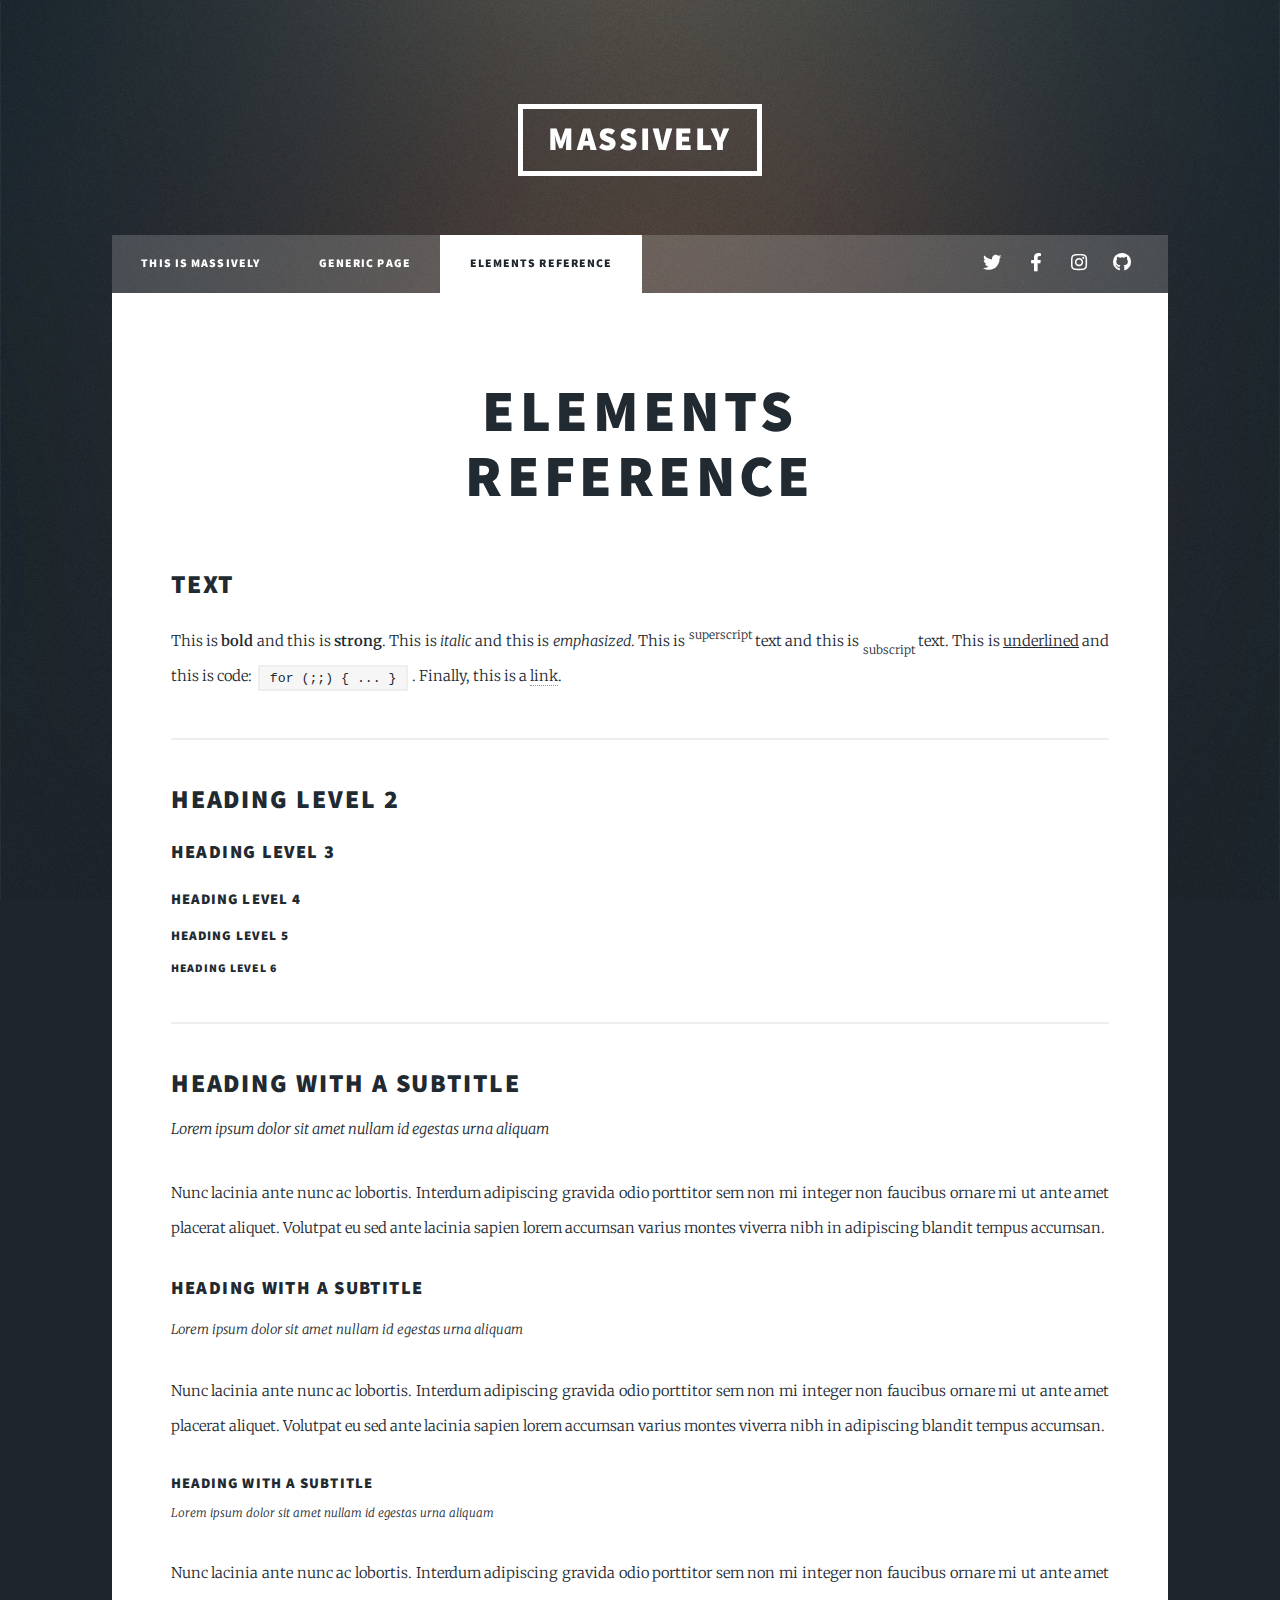
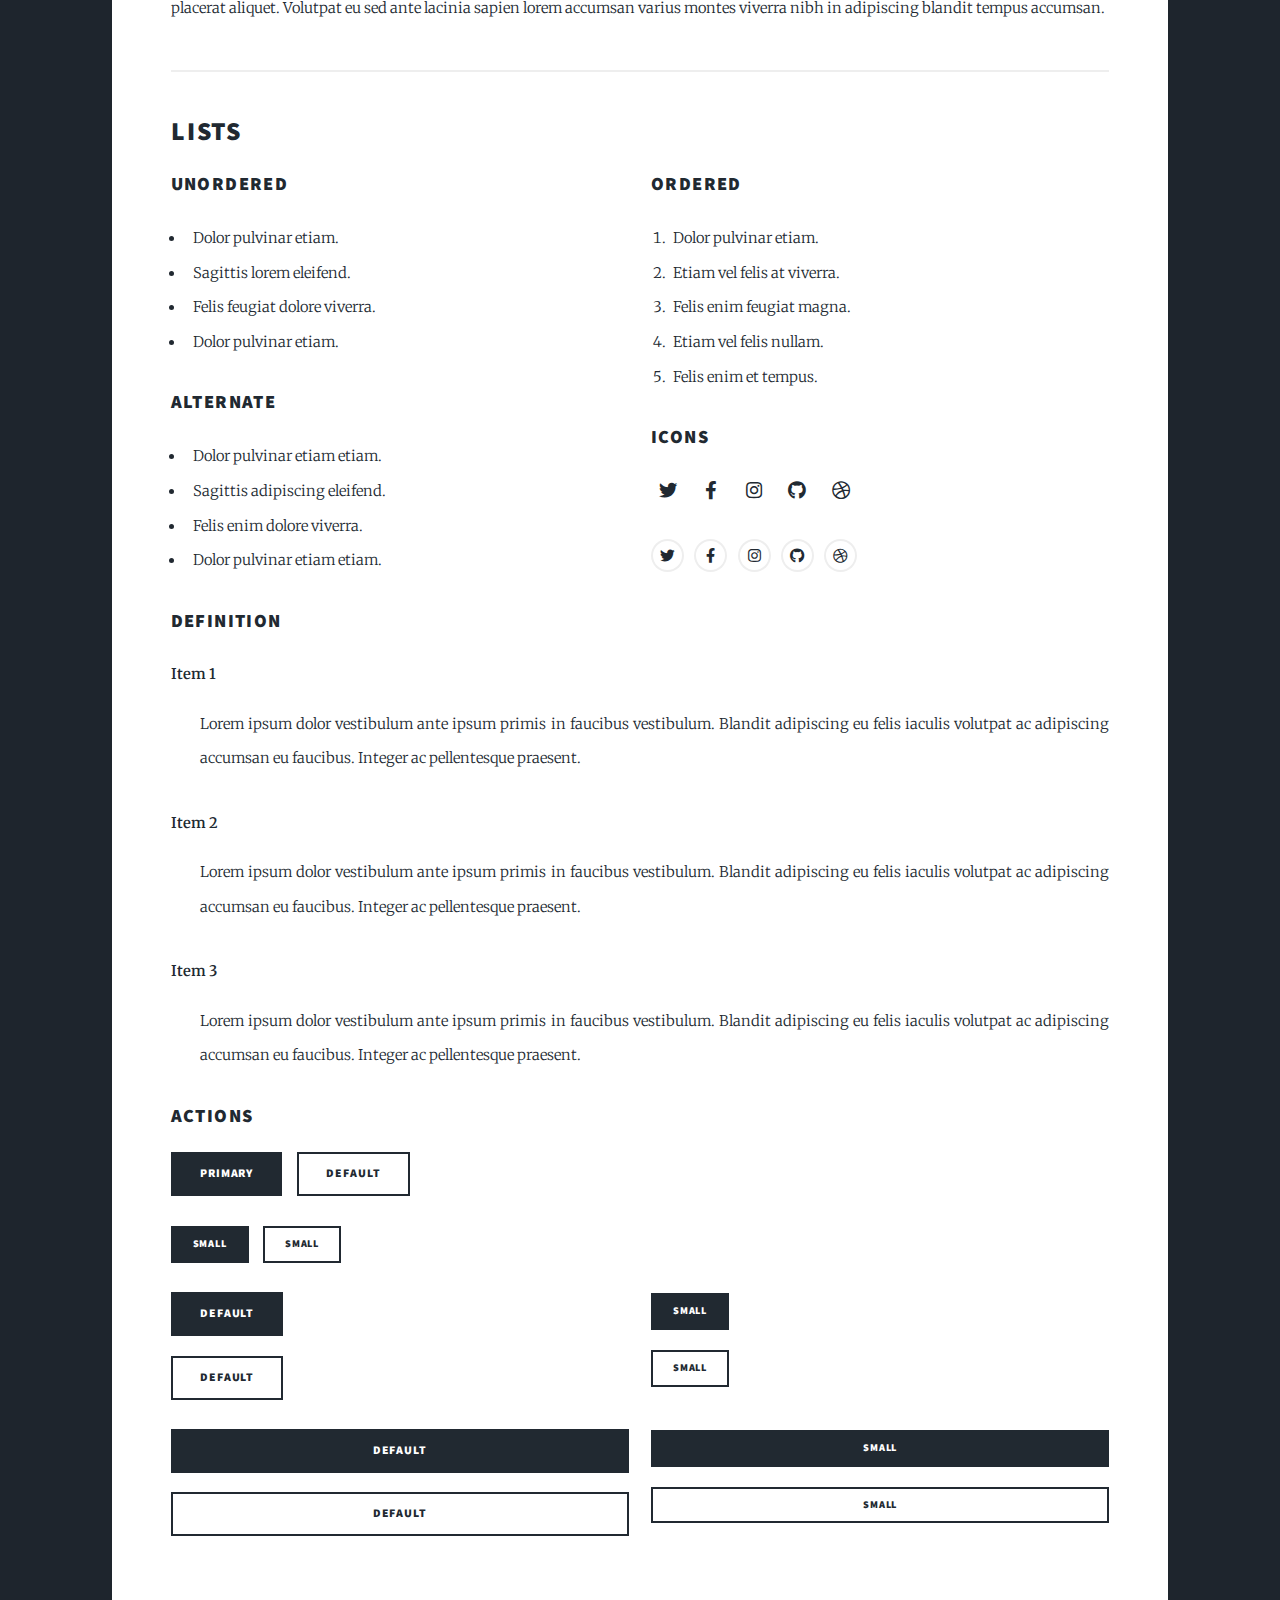
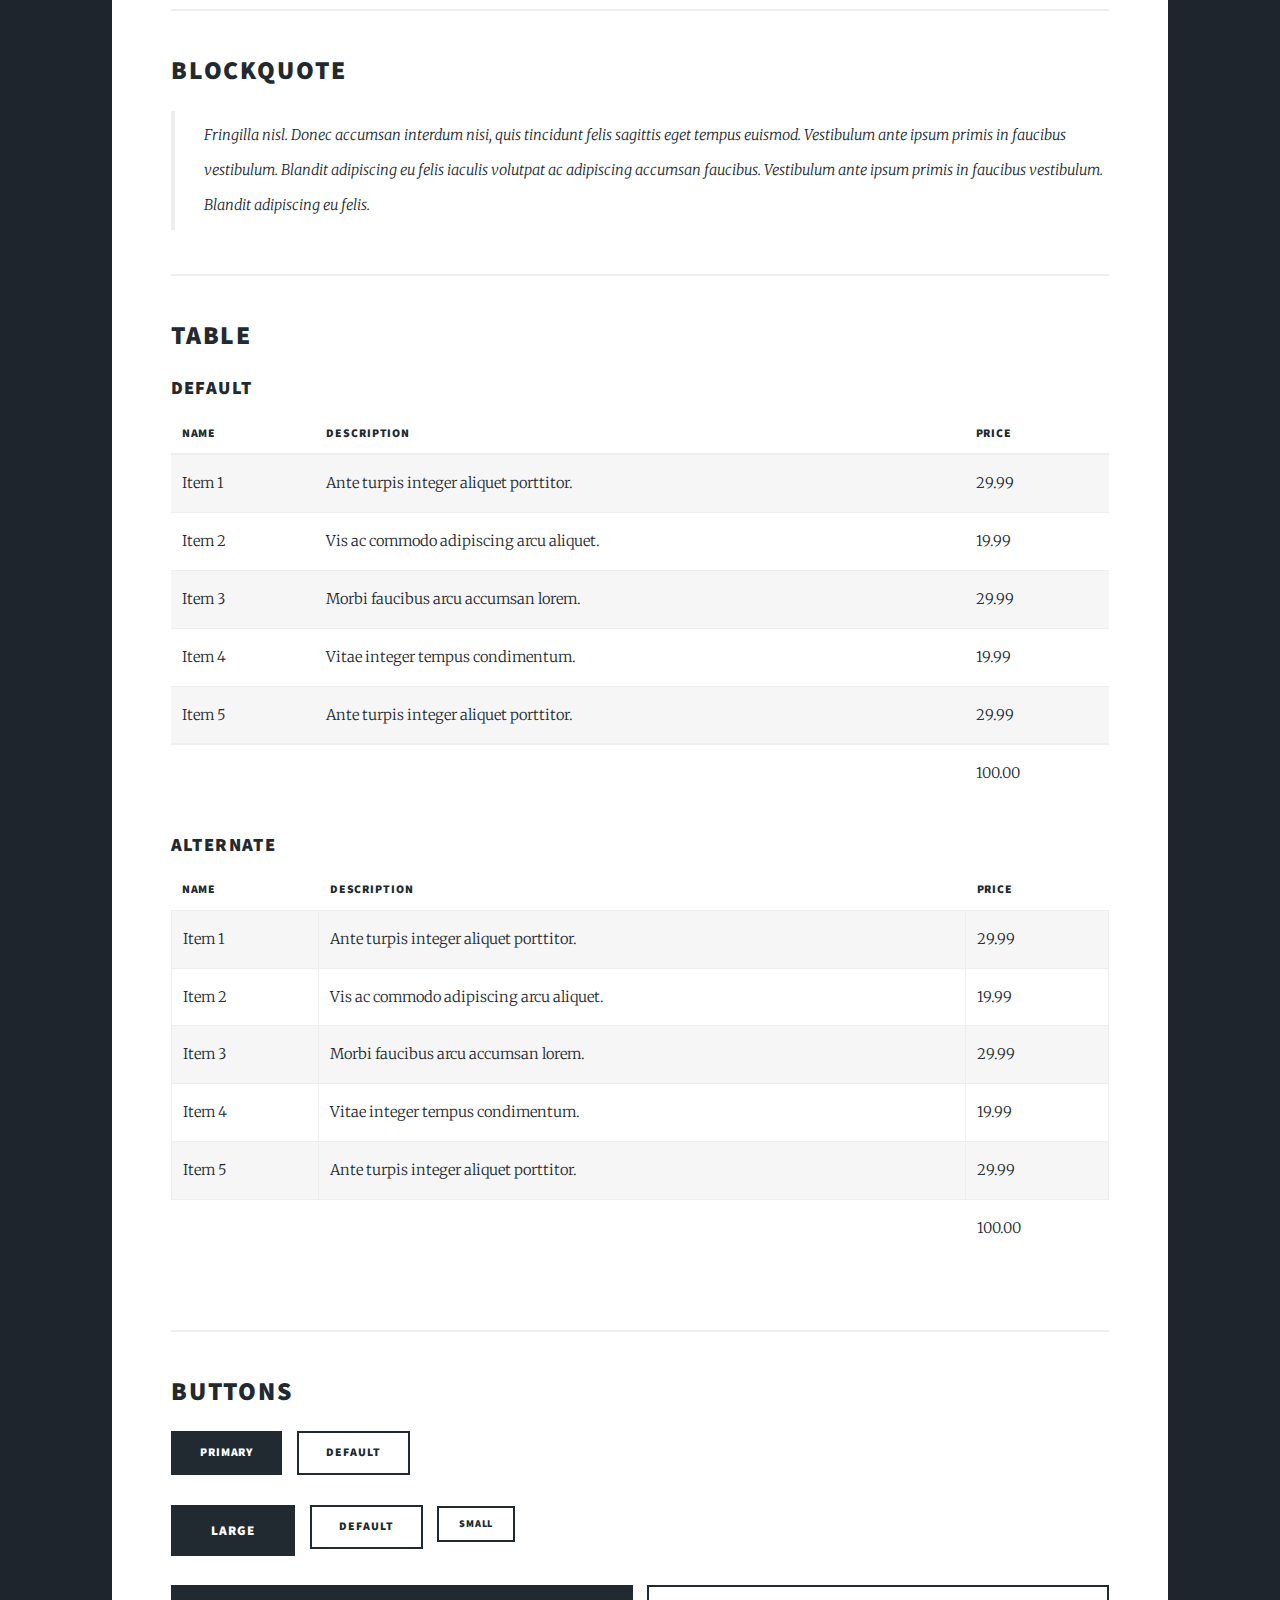
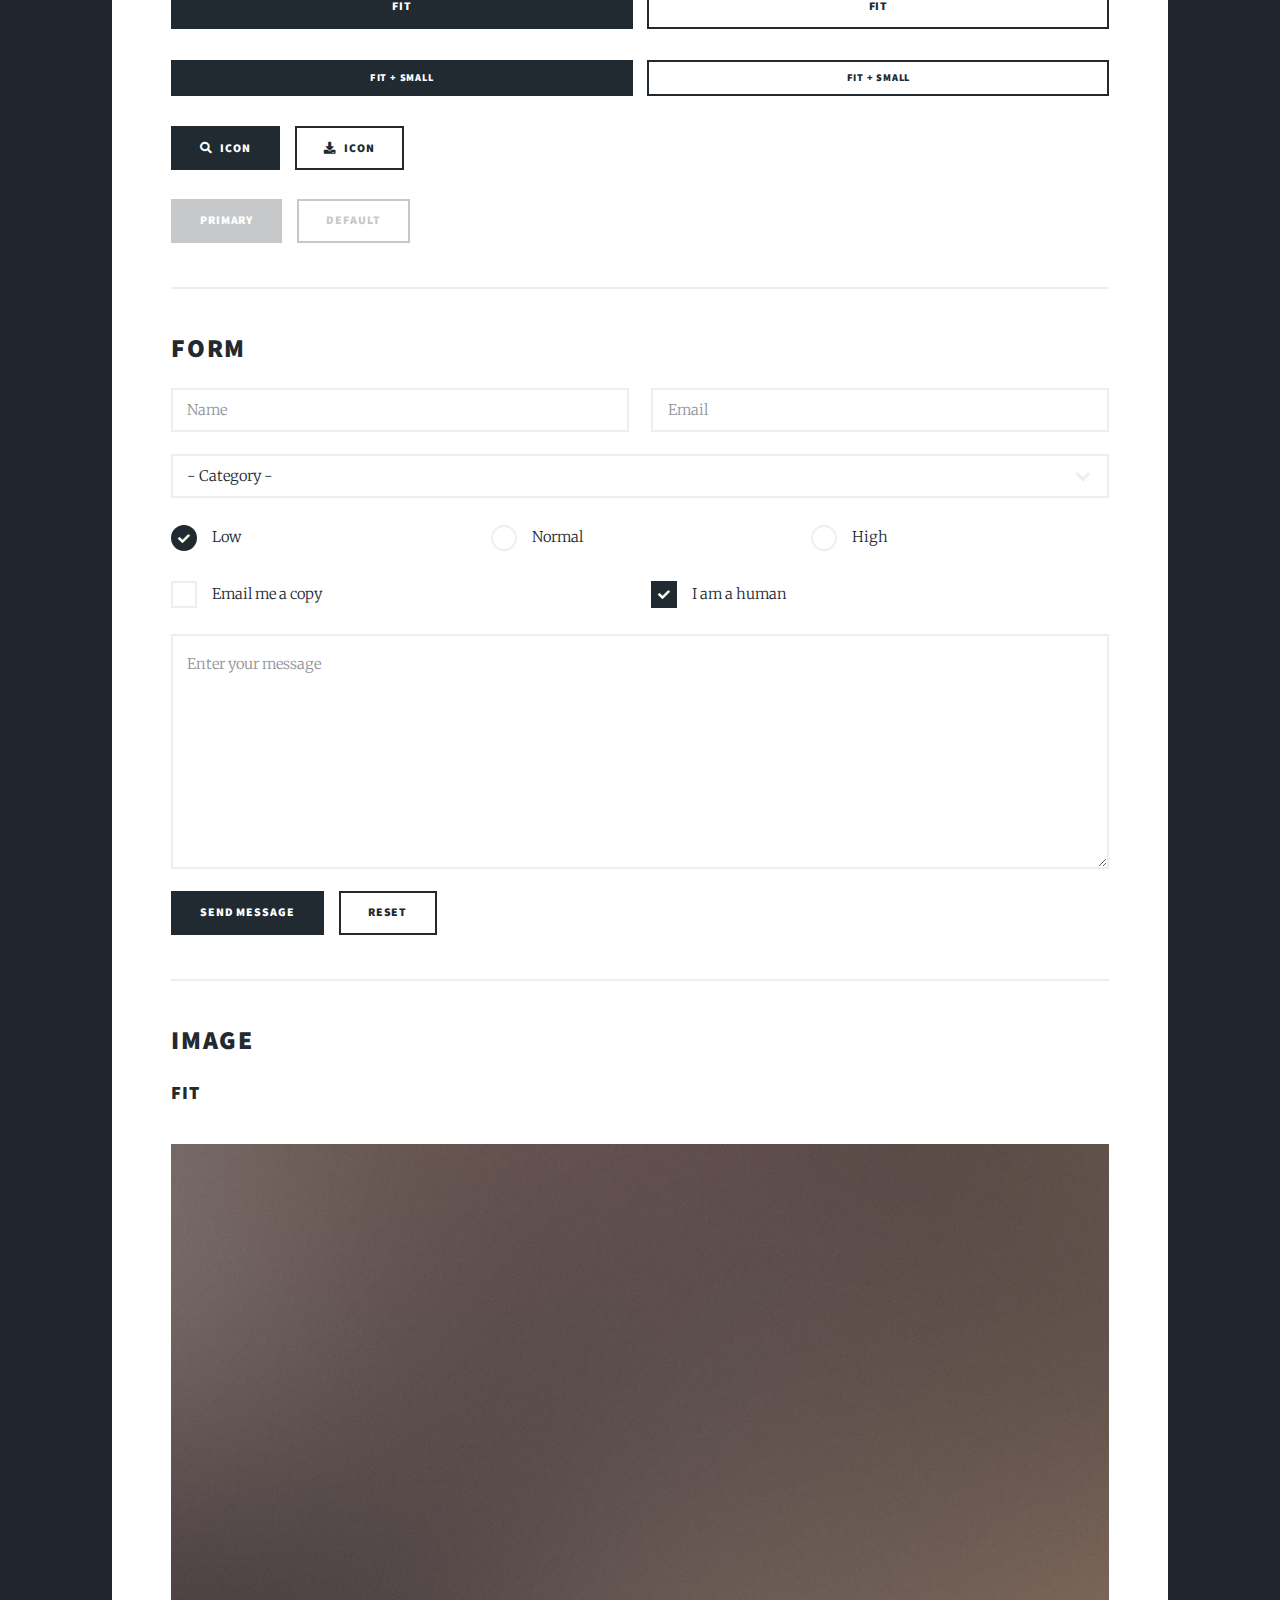
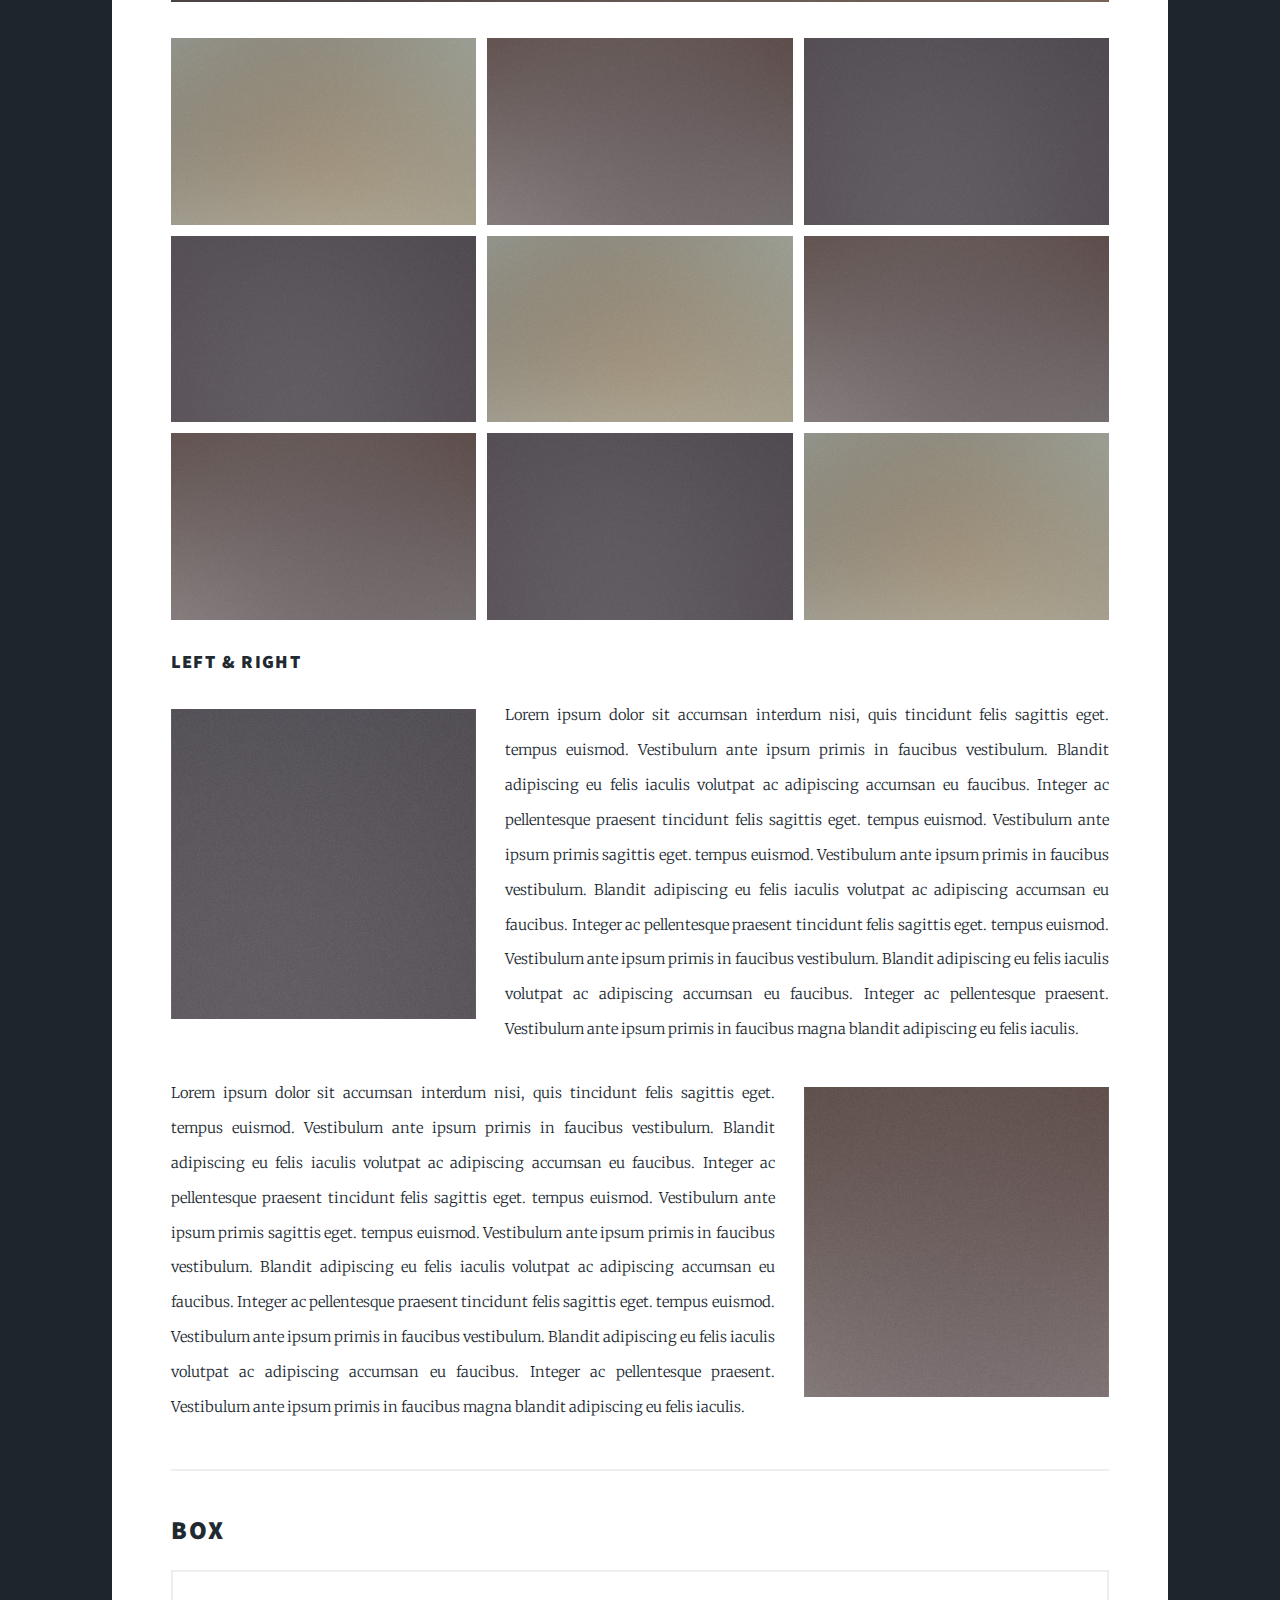
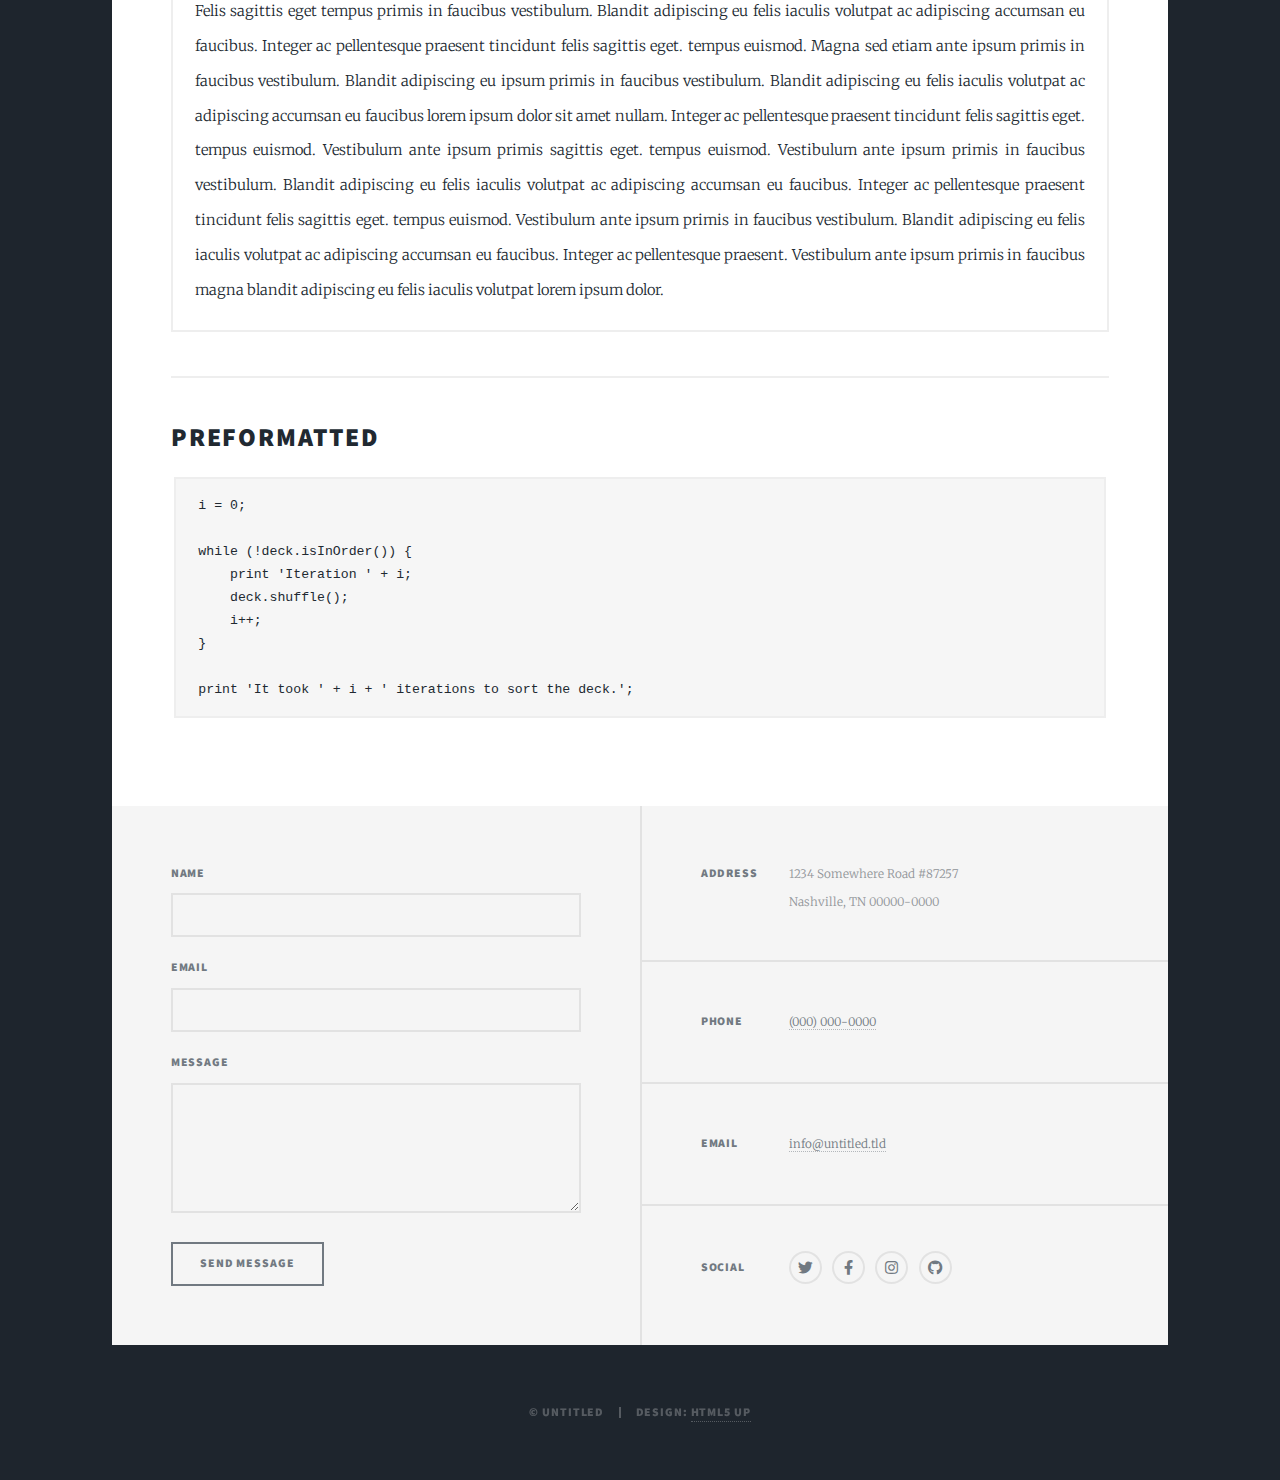
<file: elements.html>
<!DOCTYPE HTML>
<!--
	Massively by HTML5 UP
	html5up.net | @ajlkn
	Free for personal and commercial use under the CCA 3.0 license (html5up.net/license)
-->
<html>
	<head>
		<title>Elements Reference - Massively by HTML5 UP</title>
		<meta charset="utf-8" />
		<meta name="viewport" content="width=device-width, initial-scale=1, user-scalable=no" />
		<link rel="stylesheet" href="assets/css/main.css" />
		<noscript><link rel="stylesheet" href="assets/css/noscript.css" /></noscript>
	</head>
	<body class="is-preload">

		<!-- Wrapper -->
			<div id="wrapper">

				<!-- Header -->
					<header id="header">
						<a href="index.html" class="logo">Massively</a>
					</header>

				<!-- Nav -->
					<nav id="nav">
						<ul class="links">
							<li><a href="index.html">This is Massively</a></li>
							<li><a href="generic.html">Generic Page</a></li>
							<li class="active"><a href="elements.html">Elements Reference</a></li>
						</ul>
						<ul class="icons">
							<li><a href="#" class="icon brands fa-twitter"><span class="label">Twitter</span></a></li>
							<li><a href="#" class="icon brands fa-facebook-f"><span class="label">Facebook</span></a></li>
							<li><a href="#" class="icon brands fa-instagram"><span class="label">Instagram</span></a></li>
							<li><a href="#" class="icon brands fa-github"><span class="label">GitHub</span></a></li>
						</ul>
					</nav>

				<!-- Main -->
					<div id="main">

						<!-- Post -->
							<section class="post">
								<header class="major">
									<h1>Elements<br />
									Reference</h1>
								</header>

								<!-- Text stuff -->
									<h2>Text</h2>
									<p>This is <b>bold</b> and this is <strong>strong</strong>. This is <i>italic</i> and this is <em>emphasized</em>.
									This is <sup>superscript</sup> text and this is <sub>subscript</sub> text.
									This is <u>underlined</u> and this is code: <code>for (;;) { ... }</code>.
									Finally, this is a <a href="#">link</a>.</p>
									<hr />
									<h2>Heading Level 2</h2>
									<h3>Heading Level 3</h3>
									<h4>Heading Level 4</h4>
									<h5>Heading Level 5</h5>
									<h6>Heading Level 6</h6>
									<hr />
									<header>
										<h2>Heading with a Subtitle</h2>
										<p>Lorem ipsum dolor sit amet nullam id egestas urna aliquam</p>
									</header>
									<p>Nunc lacinia ante nunc ac lobortis. Interdum adipiscing gravida odio porttitor sem non mi integer non faucibus ornare mi ut ante amet placerat aliquet. Volutpat eu sed ante lacinia sapien lorem accumsan varius montes viverra nibh in adipiscing blandit tempus accumsan.</p>
									<header>
										<h3>Heading with a Subtitle</h3>
										<p>Lorem ipsum dolor sit amet nullam id egestas urna aliquam</p>
									</header>
									<p>Nunc lacinia ante nunc ac lobortis. Interdum adipiscing gravida odio porttitor sem non mi integer non faucibus ornare mi ut ante amet placerat aliquet. Volutpat eu sed ante lacinia sapien lorem accumsan varius montes viverra nibh in adipiscing blandit tempus accumsan.</p>
									<header>
										<h4>Heading with a Subtitle</h4>
										<p>Lorem ipsum dolor sit amet nullam id egestas urna aliquam</p>
									</header>
									<p>Nunc lacinia ante nunc ac lobortis. Interdum adipiscing gravida odio porttitor sem non mi integer non faucibus ornare mi ut ante amet placerat aliquet. Volutpat eu sed ante lacinia sapien lorem accumsan varius montes viverra nibh in adipiscing blandit tempus accumsan.</p>

									<hr />

								<!-- Lists -->
									<h2>Lists</h2>
									<div class="row">
										<div class="col-6 col-12-small">

											<h3>Unordered</h3>
											<ul>
												<li>Dolor pulvinar etiam.</li>
												<li>Sagittis lorem eleifend.</li>
												<li>Felis feugiat dolore viverra.</li>
												<li>Dolor pulvinar etiam.</li>
											</ul>

											<h3>Alternate</h3>
											<ul class="alt">
												<li>Dolor pulvinar etiam etiam.</li>
												<li>Sagittis adipiscing eleifend.</li>
												<li>Felis enim dolore viverra.</li>
												<li>Dolor pulvinar etiam etiam.</li>
											</ul>

										</div>
										<div class="col-6 col-12-small">

											<h3>Ordered</h3>
											<ol>
												<li>Dolor pulvinar etiam.</li>
												<li>Etiam vel felis at viverra.</li>
												<li>Felis enim feugiat magna.</li>
												<li>Etiam vel felis nullam.</li>
												<li>Felis enim et tempus.</li>
											</ol>

											<h3>Icons</h3>
											<ul class="icons">
												<li><a href="#" class="icon brands fa-twitter"><span class="label">Twitter</span></a></li>
												<li><a href="#" class="icon brands fa-facebook-f"><span class="label">Facebook</span></a></li>
												<li><a href="#" class="icon brands fa-instagram"><span class="label">Instagram</span></a></li>
												<li><a href="#" class="icon brands fa-github"><span class="label">Github</span></a></li>
												<li><a href="#" class="icon brands fa-dribbble"><span class="label">Dribbble</span></a></li>
											</ul>
											<ul class="icons alt">
												<li><a href="#" class="icon brands alt fa-twitter"><span class="label">Twitter</span></a></li>
												<li><a href="#" class="icon brands alt fa-facebook-f"><span class="label">Facebook</span></a></li>
												<li><a href="#" class="icon brands alt fa-instagram"><span class="label">Instagram</span></a></li>
												<li><a href="#" class="icon brands alt fa-github"><span class="label">Github</span></a></li>
												<li><a href="#" class="icon brands alt fa-dribbble"><span class="label">Dribbble</span></a></li>
											</ul>

										</div>
									</div>
									<h3>Definition</h3>
									<dl>
										<dt>Item 1</dt>
										<dd>
											<p>Lorem ipsum dolor vestibulum ante ipsum primis in faucibus vestibulum. Blandit adipiscing eu felis iaculis volutpat ac adipiscing accumsan eu faucibus. Integer ac pellentesque praesent.</p>
										</dd>
										<dt>Item 2</dt>
										<dd>
											<p>Lorem ipsum dolor vestibulum ante ipsum primis in faucibus vestibulum. Blandit adipiscing eu felis iaculis volutpat ac adipiscing accumsan eu faucibus. Integer ac pellentesque praesent.</p>
										</dd>
										<dt>Item 3</dt>
										<dd>
											<p>Lorem ipsum dolor vestibulum ante ipsum primis in faucibus vestibulum. Blandit adipiscing eu felis iaculis volutpat ac adipiscing accumsan eu faucibus. Integer ac pellentesque praesent.</p>
										</dd>
									</dl>

									<h3>Actions</h3>
									<ul class="actions">
										<li><a href="#" class="button primary">Primary</a></li>
										<li><a href="#" class="button">Default</a></li>
									</ul>
									<ul class="actions small">
										<li><a href="#" class="button primary small">Small</a></li>
										<li><a href="#" class="button small">Small</a></li>
									</ul>
									<div class="row">
										<div class="col-6 col-12-small">
											<ul class="actions stacked">
												<li><a href="#" class="button primary">Default</a></li>
												<li><a href="#" class="button">Default</a></li>
											</ul>
										</div>
										<div class="col-6 col-12-small">
											<ul class="actions stacked">
												<li><a href="#" class="button primary small">Small</a></li>
												<li><a href="#" class="button small">Small</a></li>
											</ul>
										</div>
									</div>
									<div class="row">
										<div class="col-6 col-12-small">
											<ul class="actions stacked">
												<li><a href="#" class="button primary fit">Default</a></li>
												<li><a href="#" class="button fit">Default</a></li>
											</ul>
										</div>
										<div class="col-6 col-12-small">
											<ul class="actions stacked">
												<li><a href="#" class="button primary small fit">Small</a></li>
												<li><a href="#" class="button small fit">Small</a></li>
											</ul>
										</div>
									</div>

									<hr />

								<!-- Blockquote -->
									<h2>Blockquote</h2>
									<blockquote>Fringilla nisl. Donec accumsan interdum nisi, quis tincidunt felis sagittis eget tempus euismod. Vestibulum ante ipsum primis in faucibus vestibulum. Blandit adipiscing eu felis iaculis volutpat ac adipiscing accumsan faucibus. Vestibulum ante ipsum primis in faucibus vestibulum. Blandit adipiscing eu felis.</blockquote>

									<hr />

								<!-- Table -->
									<h2>Table</h2>

									<h3>Default</h3>
									<div class="table-wrapper">
										<table>
											<thead>
												<tr>
													<th>Name</th>
													<th>Description</th>
													<th>Price</th>
												</tr>
											</thead>
											<tbody>
												<tr>
													<td>Item 1</td>
													<td>Ante turpis integer aliquet porttitor.</td>
													<td>29.99</td>
												</tr>
												<tr>
													<td>Item 2</td>
													<td>Vis ac commodo adipiscing arcu aliquet.</td>
													<td>19.99</td>
												</tr>
												<tr>
													<td>Item 3</td>
													<td> Morbi faucibus arcu accumsan lorem.</td>
													<td>29.99</td>
												</tr>
												<tr>
													<td>Item 4</td>
													<td>Vitae integer tempus condimentum.</td>
													<td>19.99</td>
												</tr>
												<tr>
													<td>Item 5</td>
													<td>Ante turpis integer aliquet porttitor.</td>
													<td>29.99</td>
												</tr>
											</tbody>
											<tfoot>
												<tr>
													<td colspan="2"></td>
													<td>100.00</td>
												</tr>
											</tfoot>
										</table>
									</div>

									<h3>Alternate</h3>
									<div class="table-wrapper">
										<table class="alt">
											<thead>
												<tr>
													<th>Name</th>
													<th>Description</th>
													<th>Price</th>
												</tr>
											</thead>
											<tbody>
												<tr>
													<td>Item 1</td>
													<td>Ante turpis integer aliquet porttitor.</td>
													<td>29.99</td>
												</tr>
												<tr>
													<td>Item 2</td>
													<td>Vis ac commodo adipiscing arcu aliquet.</td>
													<td>19.99</td>
												</tr>
												<tr>
													<td>Item 3</td>
													<td> Morbi faucibus arcu accumsan lorem.</td>
													<td>29.99</td>
												</tr>
												<tr>
													<td>Item 4</td>
													<td>Vitae integer tempus condimentum.</td>
													<td>19.99</td>
												</tr>
												<tr>
													<td>Item 5</td>
													<td>Ante turpis integer aliquet porttitor.</td>
													<td>29.99</td>
												</tr>
											</tbody>
											<tfoot>
												<tr>
													<td colspan="2"></td>
													<td>100.00</td>
												</tr>
											</tfoot>
										</table>
									</div>

									<hr />

								<!-- Buttons -->
									<h2>Buttons</h2>
									<ul class="actions">
										<li><a href="#" class="button primary">Primary</a></li>
										<li><a href="#" class="button">Default</a></li>
									</ul>
									<ul class="actions">
										<li><a href="#" class="button primary large">Large</a></li>
										<li><a href="#" class="button">Default</a></li>
										<li><a href="#" class="button small">Small</a></li>
									</ul>
									<ul class="actions fit">
										<li><a href="#" class="button primary fit">Fit</a></li>
										<li><a href="#" class="button fit">Fit</a></li>
									</ul>
									<ul class="actions fit small">
										<li><a href="#" class="button primary fit small">Fit + Small</a></li>
										<li><a href="#" class="button fit small">Fit + Small</a></li>
									</ul>
									<ul class="actions">
										<li><a href="#" class="button primary icon solid fa-search">Icon</a></li>
										<li><a href="#" class="button icon solid fa-download">Icon</a></li>
									</ul>
									<ul class="actions">
										<li><span class="button primary disabled">Primary</span></li>
										<li><span class="button disabled">Default</span></li>
									</ul>

									<hr />

								<!-- Form -->
									<h2>Form</h2>

									<form method="post" action="#">
										<div class="row gtr-uniform">
											<div class="col-6 col-12-xsmall">
												<input type="text" name="demo-name" id="demo-name" value="" placeholder="Name" />
											</div>
											<div class="col-6 col-12-xsmall">
												<input type="email" name="demo-email" id="demo-email" value="" placeholder="Email" />
											</div>
											<!-- Break -->
											<div class="col-12">
												<select name="demo-category" id="demo-category">
													<option value="">- Category -</option>
													<option value="1">Manufacturing</option>
													<option value="1">Shipping</option>
													<option value="1">Administration</option>
													<option value="1">Human Resources</option>
												</select>
											</div>
											<!-- Break -->
											<div class="col-4 col-12-small">
												<input type="radio" id="demo-priority-low" name="demo-priority" checked>
												<label for="demo-priority-low">Low</label>
											</div>
											<div class="col-4 col-12-small">
												<input type="radio" id="demo-priority-normal" name="demo-priority">
												<label for="demo-priority-normal">Normal</label>
											</div>
											<div class="col-4 col-12-small">
												<input type="radio" id="demo-priority-high" name="demo-priority">
												<label for="demo-priority-high">High</label>
											</div>
											<!-- Break -->
											<div class="col-6 col-12-small">
												<input type="checkbox" id="demo-copy" name="demo-copy">
												<label for="demo-copy">Email me a copy</label>
											</div>
											<div class="col-6 col-12-small">
												<input type="checkbox" id="demo-human" name="demo-human" checked>
												<label for="demo-human">I am a human</label>
											</div>
											<!-- Break -->
											<div class="col-12">
												<textarea name="demo-message" id="demo-message" placeholder="Enter your message" rows="6"></textarea>
											</div>
											<!-- Break -->
											<div class="col-12">
												<ul class="actions">
													<li><input type="submit" value="Send Message" class="primary" /></li>
													<li><input type="reset" value="Reset" /></li>
												</ul>
											</div>
										</div>
									</form>

									<hr />

								<!-- Image -->
									<h2>Image</h2>

									<h3>Fit</h3>
									<span class="image fit"><img src="images/pic01.jpg" alt="" /></span>
									<div class="box alt">
										<div class="row gtr-50 gtr-uniform">
											<div class="col-4"><span class="image fit"><img src="images/pic02.jpg" alt="" /></span></div>
											<div class="col-4"><span class="image fit"><img src="images/pic03.jpg" alt="" /></span></div>
											<div class="col-4"><span class="image fit"><img src="images/pic04.jpg" alt="" /></span></div>
											<!-- Break -->
											<div class="col-4"><span class="image fit"><img src="images/pic04.jpg" alt="" /></span></div>
											<div class="col-4"><span class="image fit"><img src="images/pic02.jpg" alt="" /></span></div>
											<div class="col-4"><span class="image fit"><img src="images/pic03.jpg" alt="" /></span></div>
											<!-- Break -->
											<div class="col-4"><span class="image fit"><img src="images/pic03.jpg" alt="" /></span></div>
											<div class="col-4"><span class="image fit"><img src="images/pic04.jpg" alt="" /></span></div>
											<div class="col-4"><span class="image fit"><img src="images/pic02.jpg" alt="" /></span></div>
										</div>
									</div>

									<h3>Left &amp; Right</h3>
									<p><span class="image left"><img src="images/pic08.jpg" alt="" /></span>Lorem ipsum dolor sit accumsan interdum nisi, quis tincidunt felis sagittis eget. tempus euismod. Vestibulum ante ipsum primis in faucibus vestibulum. Blandit adipiscing eu felis iaculis volutpat ac adipiscing accumsan eu faucibus. Integer ac pellentesque praesent tincidunt felis sagittis eget. tempus euismod. Vestibulum ante ipsum primis sagittis eget. tempus euismod. Vestibulum ante ipsum primis in faucibus vestibulum. Blandit adipiscing eu felis iaculis volutpat ac adipiscing accumsan eu faucibus. Integer ac pellentesque praesent tincidunt felis sagittis eget. tempus euismod. Vestibulum ante ipsum primis in faucibus vestibulum. Blandit adipiscing eu felis iaculis volutpat ac adipiscing accumsan eu faucibus. Integer ac pellentesque praesent. Vestibulum ante ipsum primis in faucibus magna blandit adipiscing eu felis iaculis.</p>
									<p><span class="image right"><img src="images/pic09.jpg" alt="" /></span>Lorem ipsum dolor sit accumsan interdum nisi, quis tincidunt felis sagittis eget. tempus euismod. Vestibulum ante ipsum primis in faucibus vestibulum. Blandit adipiscing eu felis iaculis volutpat ac adipiscing accumsan eu faucibus. Integer ac pellentesque praesent tincidunt felis sagittis eget. tempus euismod. Vestibulum ante ipsum primis sagittis eget. tempus euismod. Vestibulum ante ipsum primis in faucibus vestibulum. Blandit adipiscing eu felis iaculis volutpat ac adipiscing accumsan eu faucibus. Integer ac pellentesque praesent tincidunt felis sagittis eget. tempus euismod. Vestibulum ante ipsum primis in faucibus vestibulum. Blandit adipiscing eu felis iaculis volutpat ac adipiscing accumsan eu faucibus. Integer ac pellentesque praesent. Vestibulum ante ipsum primis in faucibus magna blandit adipiscing eu felis iaculis.</p>

									<hr />

								<!-- Box -->
									<h2>Box</h2>
									<div class="box">
										<p>Felis sagittis eget tempus primis in faucibus vestibulum. Blandit adipiscing eu felis iaculis volutpat ac adipiscing accumsan eu faucibus. Integer ac pellentesque praesent tincidunt felis sagittis eget. tempus euismod. Magna sed etiam ante ipsum primis in faucibus vestibulum. Blandit adipiscing eu ipsum primis in faucibus vestibulum. Blandit adipiscing eu felis iaculis volutpat ac adipiscing accumsan eu faucibus lorem ipsum dolor sit amet nullam. Integer ac pellentesque praesent tincidunt felis sagittis eget. tempus euismod. Vestibulum ante ipsum primis sagittis eget. tempus euismod. Vestibulum ante ipsum primis in faucibus vestibulum. Blandit adipiscing eu felis iaculis volutpat ac adipiscing accumsan eu faucibus. Integer ac pellentesque praesent tincidunt felis sagittis eget. tempus euismod. Vestibulum ante ipsum primis in faucibus vestibulum. Blandit adipiscing eu felis iaculis volutpat ac adipiscing accumsan eu faucibus. Integer ac pellentesque praesent. Vestibulum ante ipsum primis in faucibus magna blandit adipiscing eu felis iaculis volutpat lorem ipsum dolor.</p>
									</div>

									<hr />

								<!-- Preformatted Code -->
									<h2>Preformatted</h2>
									<pre><code>i = 0;

while (!deck.isInOrder()) {
    print 'Iteration ' + i;
    deck.shuffle();
    i++;
}

print 'It took ' + i + ' iterations to sort the deck.';
</code></pre>

							</section>

					</div>

				<!-- Footer -->
					<footer id="footer">
						<section>
							<form method="post" action="#">
								<div class="fields">
									<div class="field">
										<label for="name">Name</label>
										<input type="text" name="name" id="name" />
									</div>
									<div class="field">
										<label for="email">Email</label>
										<input type="text" name="email" id="email" />
									</div>
									<div class="field">
										<label for="message">Message</label>
										<textarea name="message" id="message" rows="3"></textarea>
									</div>
								</div>
								<ul class="actions">
									<li><input type="submit" value="Send Message" /></li>
								</ul>
							</form>
						</section>
						<section class="split contact">
							<section class="alt">
								<h3>Address</h3>
								<p>1234 Somewhere Road #87257<br />
								Nashville, TN 00000-0000</p>
							</section>
							<section>
								<h3>Phone</h3>
								<p><a href="#">(000) 000-0000</a></p>
							</section>
							<section>
								<h3>Email</h3>
								<p><a href="#">info@untitled.tld</a></p>
							</section>
							<section>
								<h3>Social</h3>
								<ul class="icons alt">
									<li><a href="#" class="icon brands alt fa-twitter"><span class="label">Twitter</span></a></li>
									<li><a href="#" class="icon brands alt fa-facebook-f"><span class="label">Facebook</span></a></li>
									<li><a href="#" class="icon brands alt fa-instagram"><span class="label">Instagram</span></a></li>
									<li><a href="#" class="icon brands alt fa-github"><span class="label">GitHub</span></a></li>
								</ul>
							</section>
						</section>
					</footer>

				<!-- Copyright -->
					<div id="copyright">
						<ul><li>&copy; Untitled</li><li>Design: <a href="https://html5up.net">HTML5 UP</a></li></ul>
					</div>

			</div>

		<!-- Scripts -->
			<script src="assets/js/jquery.min.js"></script>
			<script src="assets/js/jquery.scrollex.min.js"></script>
			<script src="assets/js/jquery.scrolly.min.js"></script>
			<script src="assets/js/browser.min.js"></script>
			<script src="assets/js/breakpoints.min.js"></script>
			<script src="assets/js/util.js"></script>
			<script src="assets/js/main.js"></script>

	</body>
</html>
</file>
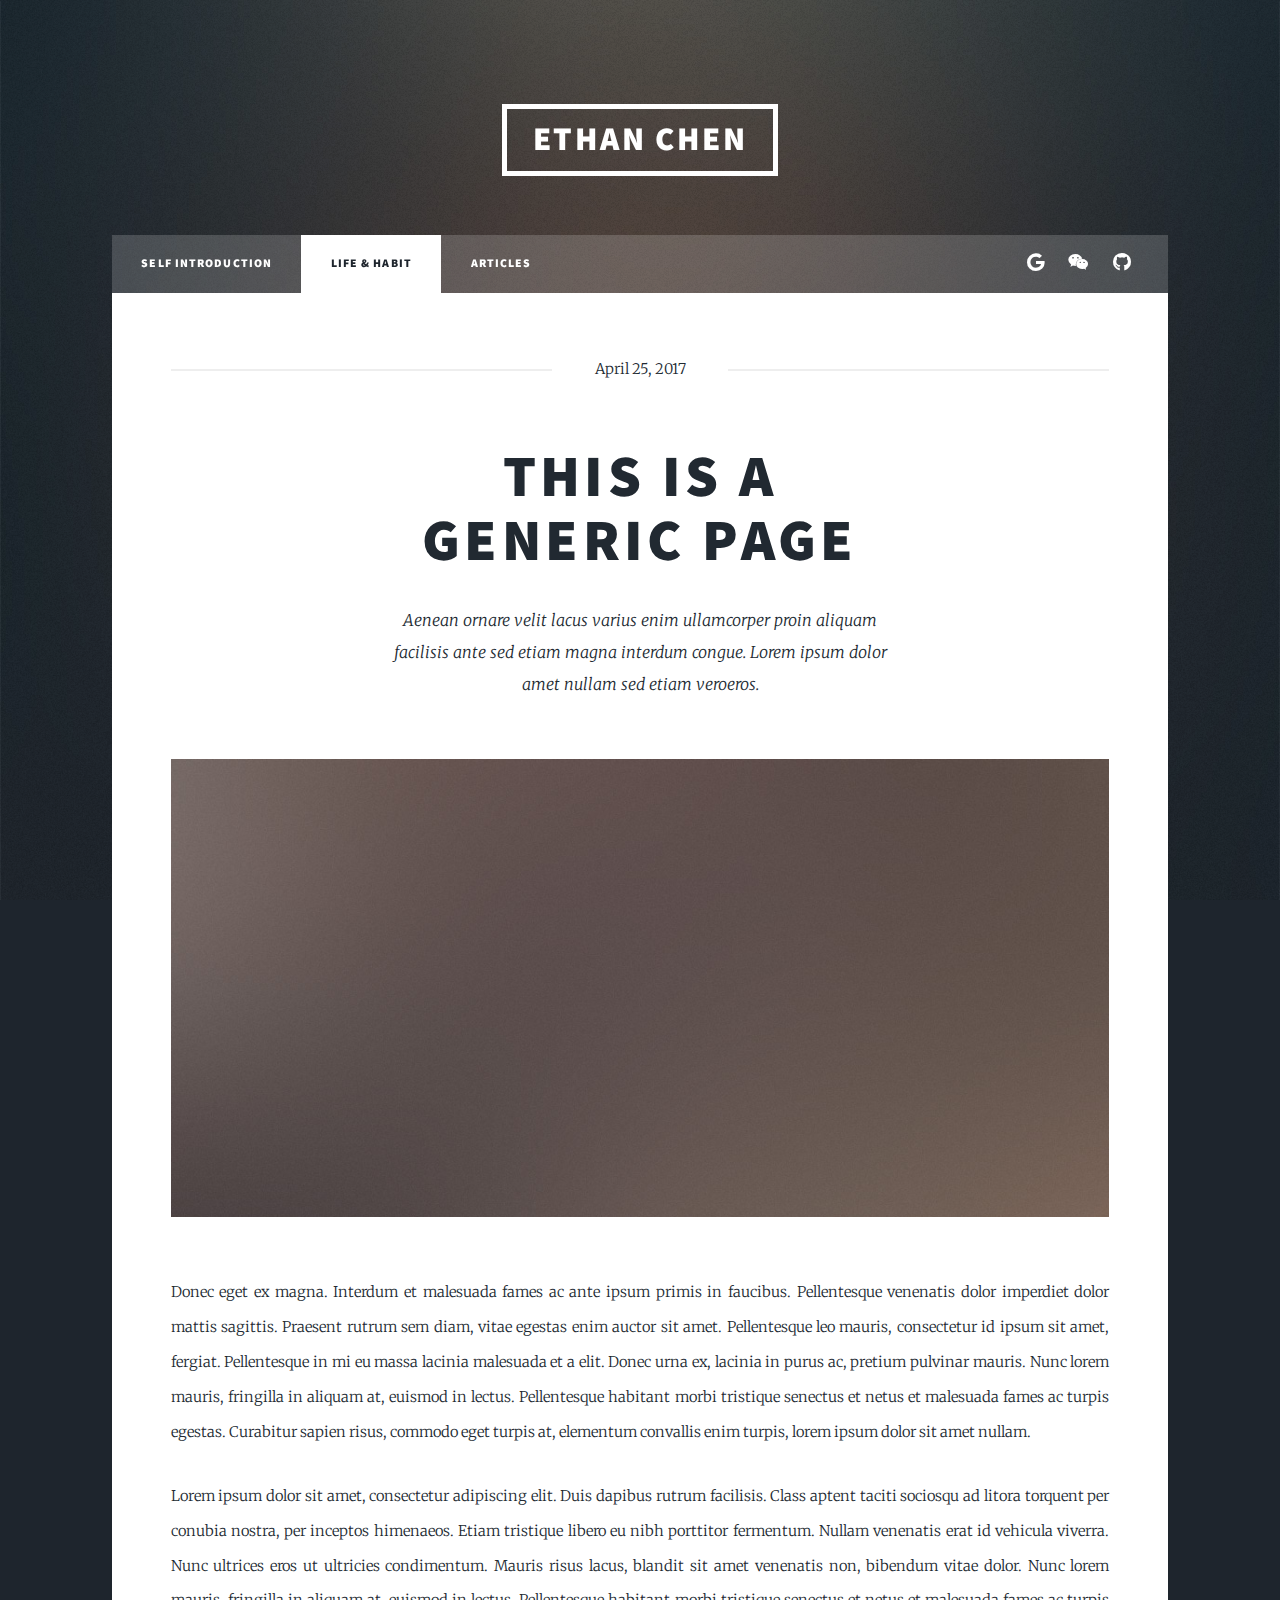
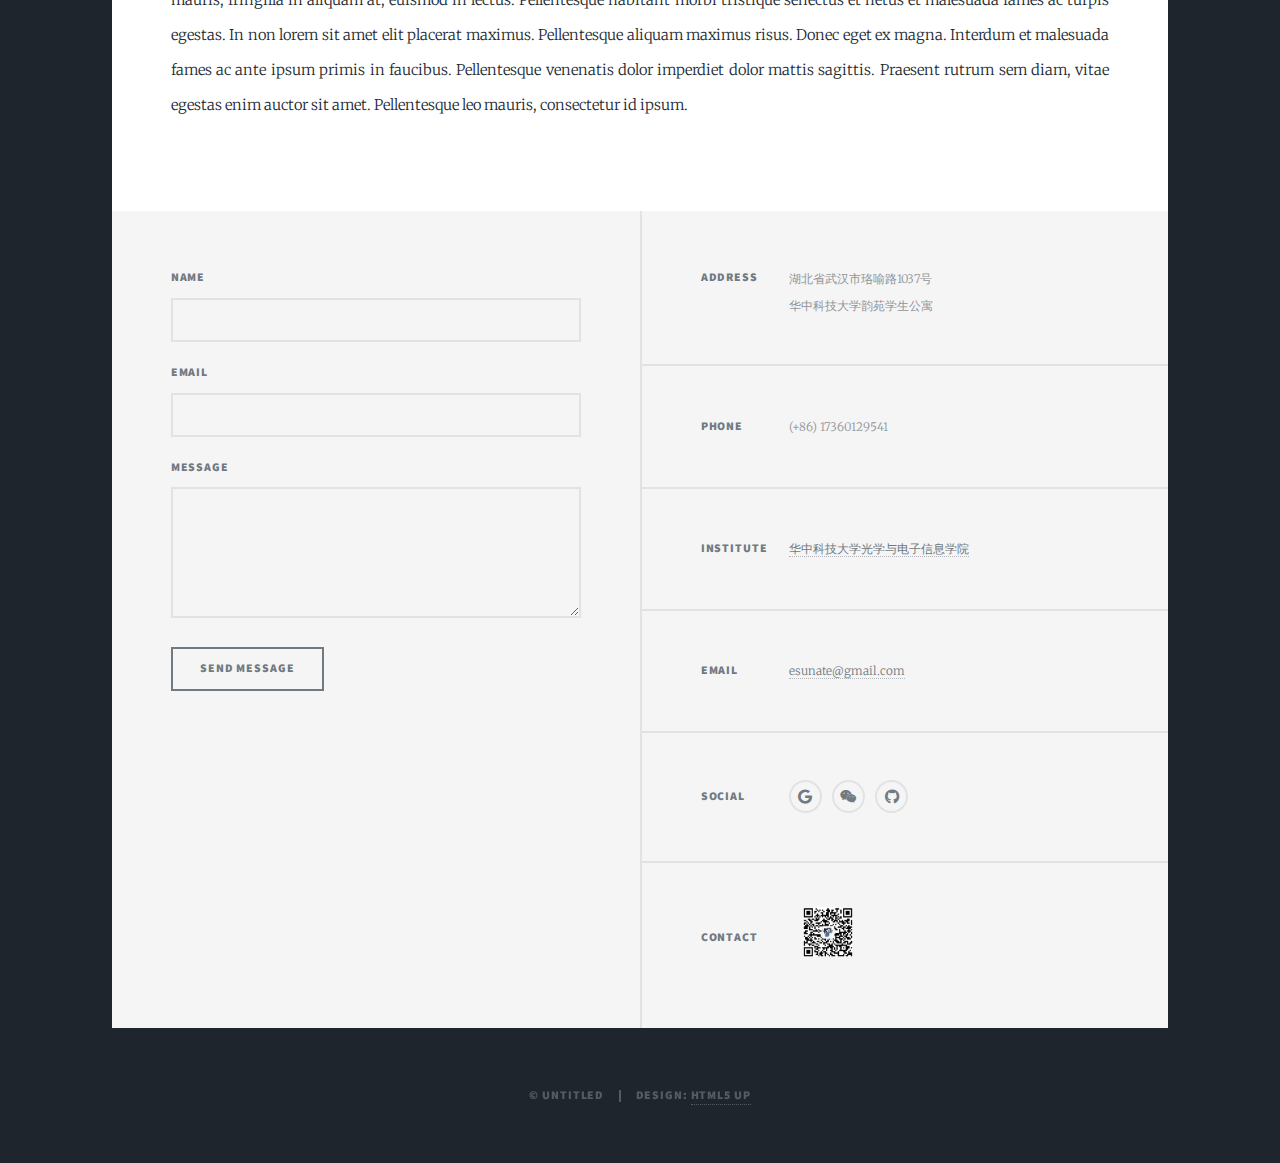
<file: generic.html>
<!DOCTYPE HTML>
<!--
	Massively by HTML5 UP
	html5up.net | @ajlkn
	Free for personal and commercial use under the CCA 3.0 license (html5up.net/license)
-->
<html>
	<head>
		<title>Life & Habit</title>
		<meta charset="utf-8" />
		<meta name="viewport" content="width=device-width, initial-scale=1, user-scalable=no" />
		<link rel="stylesheet" href="assets/css/main.css" />
		<noscript><link rel="stylesheet" href="assets/css/noscript.css" /></noscript>
	</head>
	<body class="is-preload">

		<!-- Wrapper -->
			<div id="wrapper">

				<!-- Header -->
					<header id="header">
						<a href="index.html" class="logo">Ethan Chen</a>
					</header>

				<!-- Nav -->
				<nav id="nav">
					<ul class="links">
						<li><a href="index.html">Self Introduction</a></li>
						<li class="active"><a href="life_habit.html">Life & Habit</a></li>
						<li><a href="elements.html">Articles</a></li>
					</ul>
					<ul class="icons">
						<li><a href="https://google.com" class="icon brands fa-google"><span class="label">google</span></a></li>
						<li><a href="https://wx.qq.com/" class="icon brands fa-weixin"><span class="label">weixin</span></a></li>
						<li><a href="https://github.com/Esunate" class="icon brands fa-github"><span class="label">GitHub</span></a></li>
					</ul>
				</nav>

				<!-- Main -->
					<div id="main">

						<!-- Post -->
							<section class="post">
								<header class="major">
									<span class="date">April 25, 2017</span>
									<h1>This is a<br />
									Generic Page</h1>
									<p>Aenean ornare velit lacus varius enim ullamcorper proin aliquam<br />
									facilisis ante sed etiam magna interdum congue. Lorem ipsum dolor<br />
									amet nullam sed etiam veroeros.</p>
								</header>
								<div class="image main"><img src="images/pic01.jpg" alt="" /></div>
								<p>Donec eget ex magna. Interdum et malesuada fames ac ante ipsum primis in faucibus. Pellentesque venenatis dolor imperdiet dolor mattis sagittis. Praesent rutrum sem diam, vitae egestas enim auctor sit amet. Pellentesque leo mauris, consectetur id ipsum sit amet, fergiat. Pellentesque in mi eu massa lacinia malesuada et a elit. Donec urna ex, lacinia in purus ac, pretium pulvinar mauris. Nunc lorem mauris, fringilla in aliquam at, euismod in lectus. Pellentesque habitant morbi tristique senectus et netus et malesuada fames ac turpis egestas. Curabitur sapien risus, commodo eget turpis at, elementum convallis enim turpis, lorem ipsum dolor sit amet nullam.</p>
								<p>Lorem ipsum dolor sit amet, consectetur adipiscing elit. Duis dapibus rutrum facilisis. Class aptent taciti sociosqu ad litora torquent per conubia nostra, per inceptos himenaeos. Etiam tristique libero eu nibh porttitor fermentum. Nullam venenatis erat id vehicula viverra. Nunc ultrices eros ut ultricies condimentum. Mauris risus lacus, blandit sit amet venenatis non, bibendum vitae dolor. Nunc lorem mauris, fringilla in aliquam at, euismod in lectus. Pellentesque habitant morbi tristique senectus et netus et malesuada fames ac turpis egestas. In non lorem sit amet elit placerat maximus. Pellentesque aliquam maximus risus. Donec eget ex magna. Interdum et malesuada fames ac ante ipsum primis in faucibus. Pellentesque venenatis dolor imperdiet dolor mattis sagittis. Praesent rutrum sem diam, vitae egestas enim auctor sit amet. Pellentesque leo mauris, consectetur id ipsum.</p>
							</section>

					</div>

				<!-- Footer -->
					<footer id="footer">
						<section>
							<form method="post" action="#">
								<div class="fields">
									<div class="field">
										<label for="name">Name</label>
										<input type="text" name="name" id="name" />
									</div>
									<div class="field">
										<label for="email">Email</label>
										<input type="text" name="email" id="email" />
									</div>
									<div class="field">
										<label for="message">Message</label>
										<textarea name="message" id="message" rows="3"></textarea>
									</div>
								</div>
								<ul class="actions">
									<li><input type="submit" value="Send Message" /></li>
								</ul>
							</form>
						</section>
						<section class="split contact">
							<section class="alt">
								<h3>Address</h3>
								<p>湖北省武汉市珞喻路1037号<br />
									华中科技大学韵苑学生公寓</p>
							</section>
							<section>
								<h3>Phone</h3>
								<p>(+86) 17360129541</a></p>
							</section>
							<section>
								<h3>Institute</h3>
								<p><a href="http://oei.hust.edu.cn/">华中科技大学光学与电子信息学院</a></p>
							</section>
							<section>
								<h3>Email</h3>
								<p><a href="#">esunate@gmail.com</a></p>
							</section>
							<section>
								<h3>Social</h3>
								<ul class="icons alt">
									<li><a href="https://google.com" class="icon brands fa-google"><span class="label">google</span></a></li>
									<li><a href="https://wx.qq.com/" class="icon brands fa-weixin"><span class="label">weixin</span></a></li>
									<li><a href="https://github.com/Esunate" class="icon brands fa-github"><span class="label">GitHub</span></a></li>
								</ul>
							</section>
							<section>
								<h3>Contact</h3>
								<ul>
								<img src="images/wechat.png" alt="wechat_picture" width="50" height="50">
								</ul>
							</section>
						</section>
					</footer>

				<!-- Copyright -->
					<div id="copyright">
						<ul><li>&copy; Untitled</li><li>Design: <a href="https://html5up.net">HTML5 UP</a></li></ul>
					</div>

			</div>

		<!-- Scripts -->
			<script src="assets/js/jquery.min.js"></script>
			<script src="assets/js/jquery.scrollex.min.js"></script>
			<script src="assets/js/jquery.scrolly.min.js"></script>
			<script src="assets/js/browser.min.js"></script>
			<script src="assets/js/breakpoints.min.js"></script>
			<script src="assets/js/util.js"></script>
			<script src="assets/js/main.js"></script>

	</body>
</html>
</file>
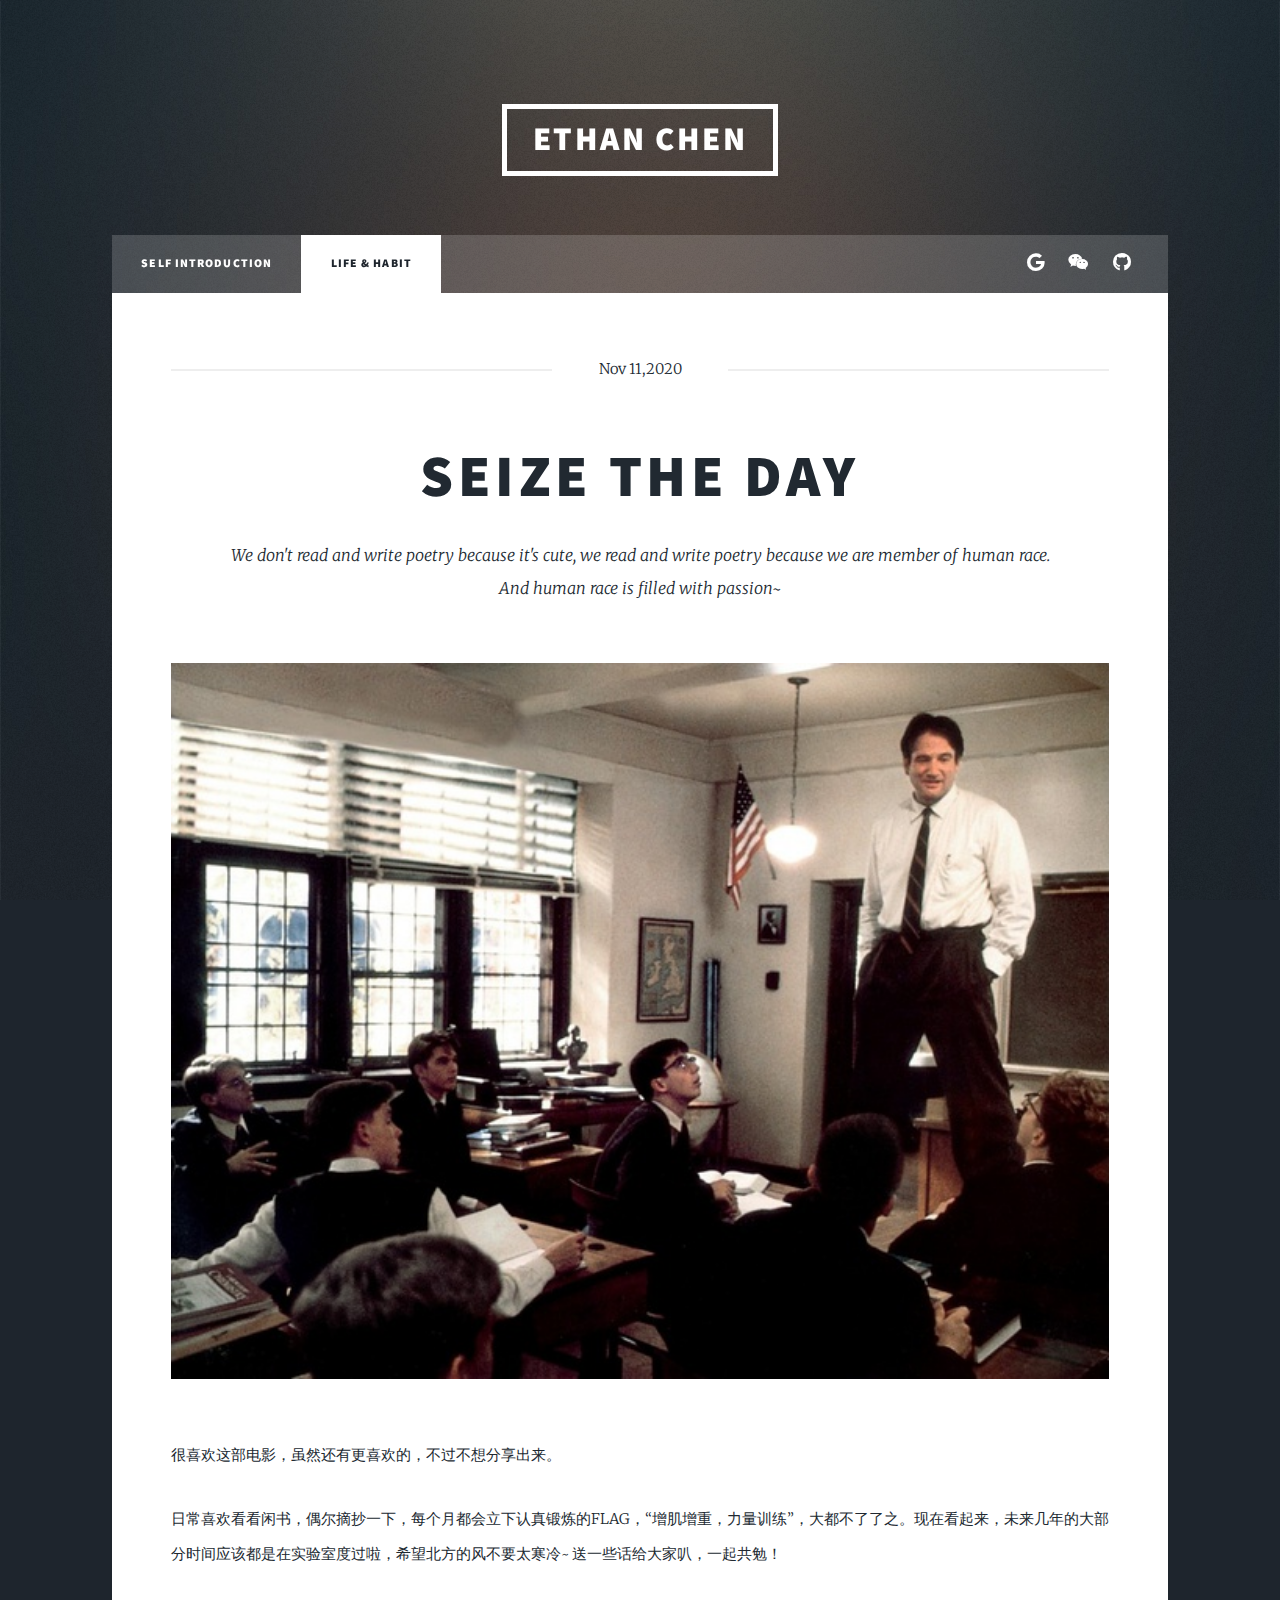
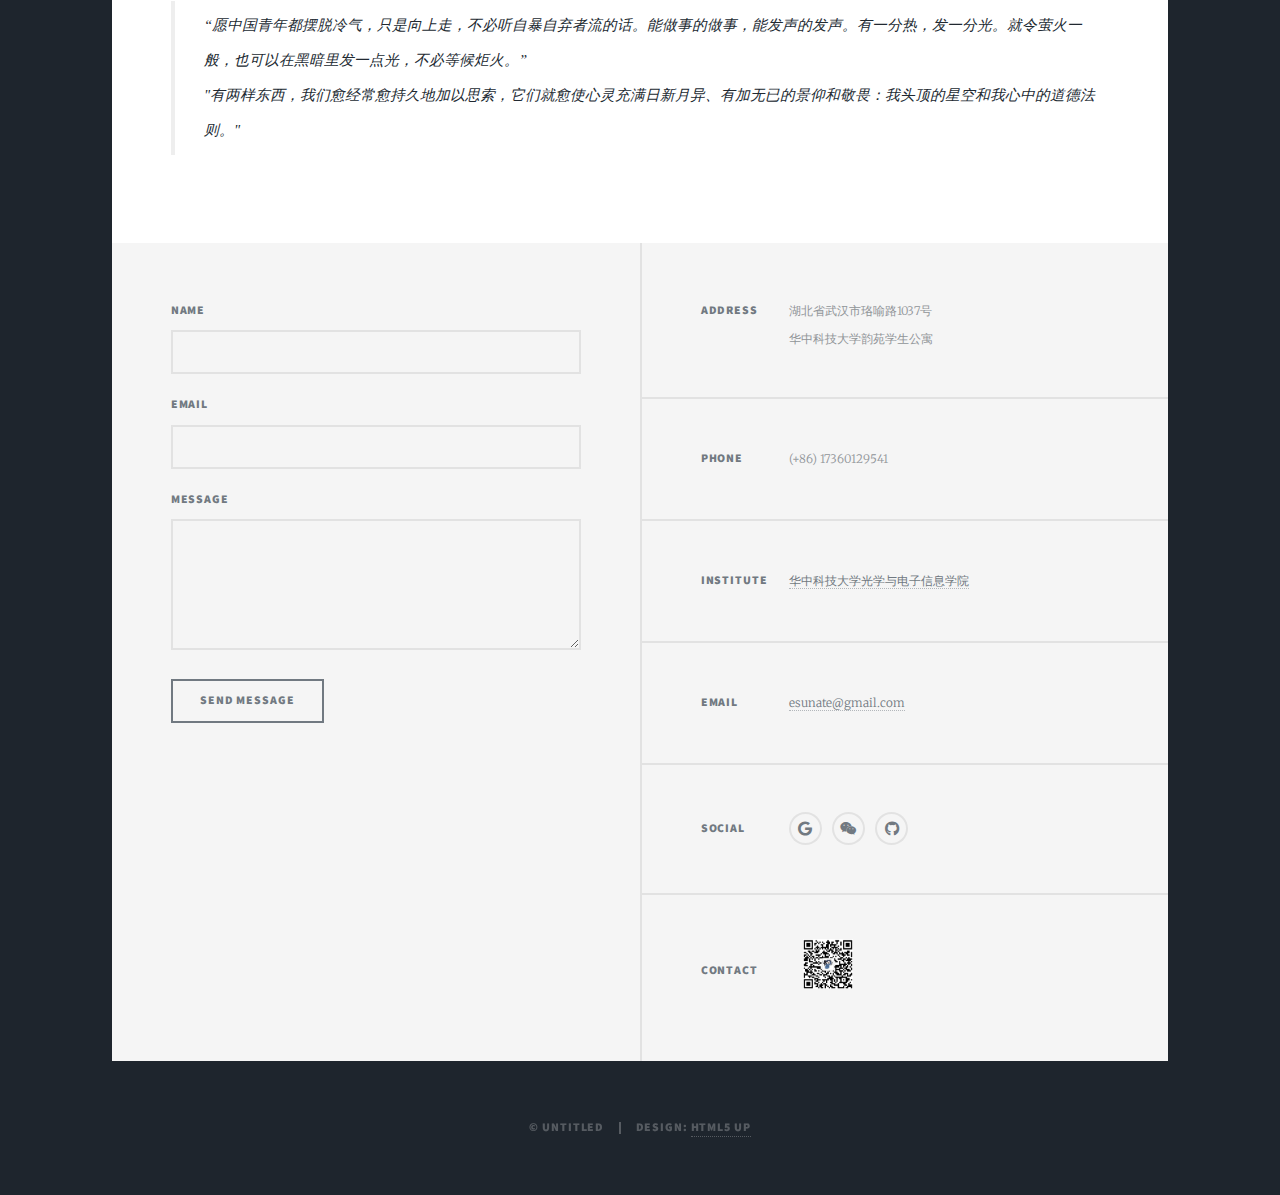
<file: life_habit.html>
<!DOCTYPE HTML>
<!--
	Massively by HTML5 UP
	html5up.net | @ajlkn
	Free for personal and commercial use under the CCA 3.0 license (html5up.net/license)
-->
<html>
	<head>
		<title>Life & Habit</title>
		<meta charset="utf-8" />
		<meta name="viewport" content="width=device-width, initial-scale=1, user-scalable=no" />
		<link rel="stylesheet" href="assets/css/main.css" />
		<noscript><link rel="stylesheet" href="assets/css/noscript.css" /></noscript>
		<style type="text/css">
			p.normal {font-style:normal}
			p.italic {font-style:italic}
			p.oblique {font-style:oblique}
			</style>
	</head>
	<body class="is-preload">

		<!-- Wrapper -->
			<div id="wrapper">

				<!-- Header -->
					<header id="header">
						<a href="index.html" class="logo">Ethan Chen</a>
					</header>

				<!-- Nav -->
				<nav id="nav">
					<ul class="links">
						<li><a href="index.html">Self Introduction</a></li>
						<li class="active"><a href="life_habit.html">Life & Habit</a></li>
						<!--<li><a href="generic.html">Articles</a></li> -->
					</ul>
					<ul class="icons">
						<li><a href="https://google.com" class="icon brands fa-google"><span class="label">google</span></a></li>
						<li><a href="https://wx.qq.com/" class="icon brands fa-weixin"><span class="label">weixin</span></a></li>
						<li><a href="https://github.com/Esunate" class="icon brands fa-github"><span class="label">GitHub</span></a></li>
					</ul>
				</nav>

				<!-- Main -->
					<div id="main">

						<!-- Post -->
							<section class="post">
								<header class="major">
									<span class="date">Nov 11,2020</span>
									<h1>SEIZE THE DAY</h1>
									<p>We don't read and write poetry because it's cute, we read and write poetry because we are member of human race.</br> And human race is filled with passion~</br></p>
								</header>
								<div class="image main"><img src="images/death_poetry.jpg" alt="" /></div>
								<p>很喜欢这部电影，虽然还有更喜欢的，不过不想分享出来。</p>
								<p>日常喜欢看看闲书，偶尔摘抄一下，每个月都会立下认真锻炼的FLAG，“增肌增重，力量训练”，大都不了了之。现在看起来，未来几年的大部分时间应该都是在实验室度过啦，希望北方的风不要太寒冷~
									送一些话给大家叭，一起共勉！</p>
								<blockquote style="font-family:Microsoft YaHei"> “愿中国青年都摆脱冷气，只是向上走，不必听自暴自弃者流的话。能做事的做事，能发声的发声。有一分热，发一分光。就令萤火一般，也可以在黑暗里发一点光，不必等候炬火。”</br>
									"有两样东西，我们愈经常愈持久地加以思索，它们就愈使心灵充满日新月异、有加无已的景仰和敬畏：我头顶的星空和我心中的道德法则。"</<blockquote>
								
							</section>

					</div>

				<!-- Footer -->
					<footer id="footer">
						<section>
							<form method="post" action="#">
								<div class="fields">
									<div class="field">
										<label for="name">Name</label>
										<input type="text" name="name" id="name" />
									</div>
									<div class="field">
										<label for="email">Email</label>
										<input type="text" name="email" id="email" />
									</div>
									<div class="field">
										<label for="message">Message</label>
										<textarea name="message" id="message" rows="3"></textarea>
									</div>
								</div>
								<ul class="actions">
									<li><input type="submit" value="Send Message" /></li>
								</ul>
							</form>
						</section>
						<section class="split contact">
							<section class="alt">
								<h3>Address</h3>
								<p>湖北省武汉市珞喻路1037号<br />
									华中科技大学韵苑学生公寓</p>
							</section>
							<section>
								<h3>Phone</h3>
								<p>(+86) 17360129541</a></p>
							</section>
							<section>
								<h3>Institute</h3>
								<p><a href="http://oei.hust.edu.cn/">华中科技大学光学与电子信息学院</a></p>
							</section>
							<section>
								<h3>Email</h3>
								<p><a href="#">esunate@gmail.com</a></p>
							</section>
							<section>
								<h3>Social</h3>
								<ul class="icons alt">
									<li><a href="https://google.com" class="icon brands fa-google"><span class="label">google</span></a></li>
									<li><a href="https://wx.qq.com/" class="icon brands fa-weixin"><span class="label">weixin</span></a></li>
									<li><a href="https://github.com/Esunate" class="icon brands fa-github"><span class="label">GitHub</span></a></li>
								</ul>
							</section>
							<section>
								<h3>Contact</h3>
								<ul>
								<img src="images/wechat.png" alt="wechat_picture" width="50" height="50">
								</ul>
							</section>
						</section>
					</footer>

				<!-- Copyright -->
					<div id="copyright">
						<ul><li>&copy; Untitled</li><li>Design: <a href="https://html5up.net">HTML5 UP</a></li></ul>
					</div>

			</div>

		<!-- Scripts -->
			<script src="assets/js/jquery.min.js"></script>
			<script src="assets/js/jquery.scrollex.min.js"></script>
			<script src="assets/js/jquery.scrolly.min.js"></script>
			<script src="assets/js/browser.min.js"></script>
			<script src="assets/js/breakpoints.min.js"></script>
			<script src="assets/js/util.js"></script>
			<script src="assets/js/main.js"></script>

	</body>
</html>
</file>
<file: assets/css/main.css>
@import url(fontawesome-all.min.css);
@import url("https://fonts.googleapis.com/css?family=Merriweather:300,700,300italic,700italic|Source+Sans+Pro:900");

/*
	Massively by HTML5 UP
	html5up.net | @ajlkn
	Free for personal and commercial use under the CCA 3.0 license (html5up.net/license)
*/

html, body, div, span, applet, object,
iframe, h1, h2, h3, h4, h5, h6, p, blockquote,
pre, a, abbr, acronym, address, big, cite,
code, del, dfn, em, img, ins, kbd, q, s, samp,
small, strike, strong, sub, sup, tt, var, b,
u, i, center, dl, dt, dd, ol, ul, li, fieldset,
form, label, legend, table, caption, tbody,
tfoot, thead, tr, th, td, article, aside,
canvas, details, embed, figure, figcaption,
footer, header, hgroup, menu, nav, output, ruby,
section, summary, time, mark, audio, video {
	margin: 0;
	padding: 0;
	border: 0;
	font-size: 100%;
	font: inherit;
	vertical-align: baseline;}

article, aside, details, figcaption, figure,
footer, header, hgroup, menu, nav, section {
	display: block;}

body {
	line-height: 1;
}

ol, ul {
	list-style: none;
}

blockquote, q {
	quotes: none;
}

	blockquote:before, blockquote:after, q:before, q:after {
		content: '';
		content: none;
	}

table {
	border-collapse: collapse;
	border-spacing: 0;
}

body {
	-webkit-text-size-adjust: none;
}

mark {
	background-color: transparent;
	color: inherit;
}

input::-moz-focus-inner {
	border: 0;
	padding: 0;
}

input, select, textarea {
	-moz-appearance: none;
	-webkit-appearance: none;
	-ms-appearance: none;
	appearance: none;
}

/* Basic */

	@-ms-viewport {
		width: device-width;
	}

	body {
		-ms-overflow-style: scrollbar;
	}

	@media screen and (max-width: 480px) {

		html, body {
			min-width: 320px;
		}

	}

	html {
		box-sizing: border-box;
	}

	*, *:before, *:after {
		box-sizing: inherit;
	}

	body {
		background-color: #1e252d;
	}

		body.is-preload *, body.is-preload *:before, body.is-preload *:after {
			-moz-animation: none !important;
			-webkit-animation: none !important;
			-ms-animation: none !important;
			animation: none !important;
			-moz-transition: none !important;
			-webkit-transition: none !important;
			-ms-transition: none !important;
			transition: none !important;
		}

/* Type */

	html {
		font-size: 16pt;
	}

		@media screen and (max-width: 1680px) {

			html {
				font-size: 12pt;
			}

		}

		@media screen and (max-width: 1280px) {

			html {
				font-size: 11pt;
			}

		}

		@media screen and (max-width: 360px) {

			html {
				font-size: 10pt;
			}

		}

	body {
		color: #212931;
	}

	body, input, select, textarea {
		font-family: "Merriweather", Georgia, serif;
		font-weight: 300;
		font-size: 1rem;
		line-height: 2.375;
	}

	a {
		-moz-transition: color 0.2s ease-in-out, background-color 0.2s ease-in-out, border-color 0.2s ease-in-out, box-shadow 0.2s ease-in-out;
		-webkit-transition: color 0.2s ease-in-out, background-color 0.2s ease-in-out, border-color 0.2s ease-in-out, box-shadow 0.2s ease-in-out;
		-ms-transition: color 0.2s ease-in-out, background-color 0.2s ease-in-out, border-color 0.2s ease-in-out, box-shadow 0.2s ease-in-out;
		transition: color 0.2s ease-in-out, background-color 0.2s ease-in-out, border-color 0.2s ease-in-out, box-shadow 0.2s ease-in-out;
		border-bottom: dotted 1px;
		text-decoration: none;
	}

		a:hover {
			border-bottom-color: transparent;
		}

	strong, b {
		font-weight: 600;
	}

	em, i {
		font-style: italic;
	}

	p {
		text-align: justify;
		margin: 0 0 2rem 0;
	}

	h1, h2, h3, h4, h5, h6 {
		font-family: "Source Sans Pro", Helvetica, sans-serif;
		font-weight: 900;
		line-height: 1.5;
		letter-spacing: 0.075em;
		text-transform: uppercase;
		margin: 0 0 1rem 0;
	}

		h1 a, h2 a, h3 a, h4 a, h5 a, h6 a {
			border-bottom: 0;
			color: inherit;
			text-decoration: none;
		}

	h1 {
		font-size: 4rem;
		line-height: 1.1;
		margin: 0 0 2rem 0;
	}

	h2 {
		font-size: 1.75rem;
		line-height: 1.3;
		margin: 0 0 1.5rem 0;
	}

	h3 {
		font-size: 1.25rem;
		margin: 0 0 1.5rem 0;
	}

	h4 {
		font-size: 1rem;
	}

	h5 {
		font-size: 0.9rem;
	}

	h6 {
		font-size: 0.8rem;
	}

	sub {
		font-size: 0.8rem;
		position: relative;
		top: 0.5rem;
	}

	sup {
		font-size: 0.8rem;
		position: relative;
		top: -0.5rem;
	}

	blockquote {
		border-left: solid 4px;
		font-style: italic;
		margin: 0 0 2rem 0;
		padding: 0.5rem 0 0.5rem 2rem;
	}

	code {
		border: solid 2px;
		font-family: "Courier New", monospace;
		font-size: 0.9rem;
		margin: 0 0.25rem;
		padding: 0.25rem 0.65rem;
	}

	pre {
		-webkit-overflow-scrolling: touch;
		font-family: "Courier New", monospace;
		font-size: 0.9rem;
		margin: 0 0 2rem 0;
	}

		pre code {
			display: block;
			line-height: 1.75;
			padding: 1rem 1.5rem;
			overflow-x: auto;
		}

	hr {
		border: 0;
		border-bottom: solid 2px;
		margin: 3rem 0;
	}

		hr.major {
			margin: 5rem 0;
		}

	.align-left {
		text-align: left;
	}

	.align-center {
		text-align: center;
	}

	.align-right {
		text-align: right;
	}

	input, select, textarea {
		color: #212931;
	}

	a {
		color: #212931;
		border-bottom-color: rgba(33, 41, 49, 0.5);
	}

		a:hover {
			border-bottom-color: transparent;
			color: #18bfef !important;
		}

	strong, b {
		color: #212931;
	}

	h1, h2, h3, h4, h5, h6 {
		color: #212931;
	}

	blockquote {
		border-left-color: #eeeeee;
	}

	code {
		background: rgba(220, 220, 220, 0.25);
		border-color: #eeeeee;
	}

	hr {
		border-bottom-color: #eeeeee;
	}

/* Row */

	.row {
		display: flex;
		flex-wrap: wrap;
		box-sizing: border-box;
		align-items: stretch;
	}

		.row > * {
			box-sizing: border-box;
		}

		.row.gtr-uniform > * > :last-child {
			margin-bottom: 0;
		}

		.row.aln-left {
			justify-content: flex-start;
		}

		.row.aln-center {
			justify-content: center;
		}

		.row.aln-right {
			justify-content: flex-end;
		}

		.row.aln-top {
			align-items: flex-start;
		}

		.row.aln-middle {
			align-items: center;
		}

		.row.aln-bottom {
			align-items: flex-end;
		}

		.row > .imp {
			order: -1;
		}

		.row > .col-1 {
			width: 8.33333%;
		}

		.row > .off-1 {
			margin-left: 8.33333%;
		}

		.row > .col-2 {
			width: 16.66667%;
		}

		.row > .off-2 {
			margin-left: 16.66667%;
		}

		.row > .col-3 {
			width: 25%;
		}

		.row > .off-3 {
			margin-left: 25%;
		}

		.row > .col-4 {
			width: 33.33333%;
		}

		.row > .off-4 {
			margin-left: 33.33333%;
		}

		.row > .col-5 {
			width: 41.66667%;
		}

		.row > .off-5 {
			margin-left: 41.66667%;
		}

		.row > .col-6 {
			width: 50%;
		}

		.row > .off-6 {
			margin-left: 50%;
		}

		.row > .col-7 {
			width: 58.33333%;
		}

		.row > .off-7 {
			margin-left: 58.33333%;
		}

		.row > .col-8 {
			width: 66.66667%;
		}

		.row > .off-8 {
			margin-left: 66.66667%;
		}

		.row > .col-9 {
			width: 75%;
		}

		.row > .off-9 {
			margin-left: 75%;
		}

		.row > .col-10 {
			width: 83.33333%;
		}

		.row > .off-10 {
			margin-left: 83.33333%;
		}

		.row > .col-11 {
			width: 91.66667%;
		}

		.row > .off-11 {
			margin-left: 91.66667%;
		}

		.row > .col-12 {
			width: 100%;
		}

		.row > .off-12 {
			margin-left: 100%;
		}

		.row.gtr-0 {
			margin-top: 0;
			margin-left: 0rem;
		}

			.row.gtr-0 > * {
				padding: 0 0 0 0rem;
			}

			.row.gtr-0.gtr-uniform {
				margin-top: 0rem;
			}

				.row.gtr-0.gtr-uniform > * {
					padding-top: 0rem;
				}

		.row.gtr-25 {
			margin-top: 0;
			margin-left: -0.375rem;
		}

			.row.gtr-25 > * {
				padding: 0 0 0 0.375rem;
			}

			.row.gtr-25.gtr-uniform {
				margin-top: -0.375rem;
			}

				.row.gtr-25.gtr-uniform > * {
					padding-top: 0.375rem;
				}

		.row.gtr-50 {
			margin-top: 0;
			margin-left: -0.75rem;
		}

			.row.gtr-50 > * {
				padding: 0 0 0 0.75rem;
			}

			.row.gtr-50.gtr-uniform {
				margin-top: -0.75rem;
			}

				.row.gtr-50.gtr-uniform > * {
					padding-top: 0.75rem;
				}

		.row {
			margin-top: 0;
			margin-left: -1.5rem;
		}

			.row > * {
				padding: 0 0 0 1.5rem;
			}

			.row.gtr-uniform {
				margin-top: -1.5rem;
			}

				.row.gtr-uniform > * {
					padding-top: 1.5rem;
				}

		.row.gtr-150 {
			margin-top: 0;
			margin-left: -2.25rem;
		}

			.row.gtr-150 > * {
				padding: 0 0 0 2.25rem;
			}

			.row.gtr-150.gtr-uniform {
				margin-top: -2.25rem;
			}

				.row.gtr-150.gtr-uniform > * {
					padding-top: 2.25rem;
				}

		.row.gtr-200 {
			margin-top: 0;
			margin-left: -3rem;
		}

			.row.gtr-200 > * {
				padding: 0 0 0 3rem;
			}

			.row.gtr-200.gtr-uniform {
				margin-top: -3rem;
			}

				.row.gtr-200.gtr-uniform > * {
					padding-top: 3rem;
				}

		@media screen and (max-width: 1680px) {

			.row {
				display: flex;
				flex-wrap: wrap;
				box-sizing: border-box;
				align-items: stretch;
			}

				.row > * {
					box-sizing: border-box;
				}

				.row.gtr-uniform > * > :last-child {
					margin-bottom: 0;
				}

				.row.aln-left {
					justify-content: flex-start;
				}

				.row.aln-center {
					justify-content: center;
				}

				.row.aln-right {
					justify-content: flex-end;
				}

				.row.aln-top {
					align-items: flex-start;
				}

				.row.aln-middle {
					align-items: center;
				}

				.row.aln-bottom {
					align-items: flex-end;
				}

				.row > .imp-xlarge {
					order: -1;
				}

				.row > .col-1-xlarge {
					width: 8.33333%;
				}

				.row > .off-1-xlarge {
					margin-left: 8.33333%;
				}

				.row > .col-2-xlarge {
					width: 16.66667%;
				}

				.row > .off-2-xlarge {
					margin-left: 16.66667%;
				}

				.row > .col-3-xlarge {
					width: 25%;
				}

				.row > .off-3-xlarge {
					margin-left: 25%;
				}

				.row > .col-4-xlarge {
					width: 33.33333%;
				}

				.row > .off-4-xlarge {
					margin-left: 33.33333%;
				}

				.row > .col-5-xlarge {
					width: 41.66667%;
				}

				.row > .off-5-xlarge {
					margin-left: 41.66667%;
				}

				.row > .col-6-xlarge {
					width: 50%;
				}

				.row > .off-6-xlarge {
					margin-left: 50%;
				}

				.row > .col-7-xlarge {
					width: 58.33333%;
				}

				.row > .off-7-xlarge {
					margin-left: 58.33333%;
				}

				.row > .col-8-xlarge {
					width: 66.66667%;
				}

				.row > .off-8-xlarge {
					margin-left: 66.66667%;
				}

				.row > .col-9-xlarge {
					width: 75%;
				}

				.row > .off-9-xlarge {
					margin-left: 75%;
				}

				.row > .col-10-xlarge {
					width: 83.33333%;
				}

				.row > .off-10-xlarge {
					margin-left: 83.33333%;
				}

				.row > .col-11-xlarge {
					width: 91.66667%;
				}

				.row > .off-11-xlarge {
					margin-left: 91.66667%;
				}

				.row > .col-12-xlarge {
					width: 100%;
				}

				.row > .off-12-xlarge {
					margin-left: 100%;
				}

				.row.gtr-0 {
					margin-top: 0;
					margin-left: 0rem;
				}

					.row.gtr-0 > * {
						padding: 0 0 0 0rem;
					}

					.row.gtr-0.gtr-uniform {
						margin-top: 0rem;
					}

						.row.gtr-0.gtr-uniform > * {
							padding-top: 0rem;
						}

				.row.gtr-25 {
					margin-top: 0;
					margin-left: -0.375rem;
				}

					.row.gtr-25 > * {
						padding: 0 0 0 0.375rem;
					}

					.row.gtr-25.gtr-uniform {
						margin-top: -0.375rem;
					}

						.row.gtr-25.gtr-uniform > * {
							padding-top: 0.375rem;
						}

				.row.gtr-50 {
					margin-top: 0;
					margin-left: -0.75rem;
				}

					.row.gtr-50 > * {
						padding: 0 0 0 0.75rem;
					}

					.row.gtr-50.gtr-uniform {
						margin-top: -0.75rem;
					}

						.row.gtr-50.gtr-uniform > * {
							padding-top: 0.75rem;
						}

				.row {
					margin-top: 0;
					margin-left: -1.5rem;
				}

					.row > * {
						padding: 0 0 0 1.5rem;
					}

					.row.gtr-uniform {
						margin-top: -1.5rem;
					}

						.row.gtr-uniform > * {
							padding-top: 1.5rem;
						}

				.row.gtr-150 {
					margin-top: 0;
					margin-left: -2.25rem;
				}

					.row.gtr-150 > * {
						padding: 0 0 0 2.25rem;
					}

					.row.gtr-150.gtr-uniform {
						margin-top: -2.25rem;
					}

						.row.gtr-150.gtr-uniform > * {
							padding-top: 2.25rem;
						}

				.row.gtr-200 {
					margin-top: 0;
					margin-left: -3rem;
				}

					.row.gtr-200 > * {
						padding: 0 0 0 3rem;
					}

					.row.gtr-200.gtr-uniform {
						margin-top: -3rem;
					}

						.row.gtr-200.gtr-uniform > * {
							padding-top: 3rem;
						}

		}

		@media screen and (max-width: 1280px) {

			.row {
				display: flex;
				flex-wrap: wrap;
				box-sizing: border-box;
				align-items: stretch;
			}

				.row > * {
					box-sizing: border-box;
				}

				.row.gtr-uniform > * > :last-child {
					margin-bottom: 0;
				}

				.row.aln-left {
					justify-content: flex-start;
				}

				.row.aln-center {
					justify-content: center;
				}

				.row.aln-right {
					justify-content: flex-end;
				}

				.row.aln-top {
					align-items: flex-start;
				}

				.row.aln-middle {
					align-items: center;
				}

				.row.aln-bottom {
					align-items: flex-end;
				}

				.row > .imp-large {
					order: -1;
				}

				.row > .col-1-large {
					width: 8.33333%;
				}

				.row > .off-1-large {
					margin-left: 8.33333%;
				}

				.row > .col-2-large {
					width: 16.66667%;
				}

				.row > .off-2-large {
					margin-left: 16.66667%;
				}

				.row > .col-3-large {
					width: 25%;
				}

				.row > .off-3-large {
					margin-left: 25%;
				}

				.row > .col-4-large {
					width: 33.33333%;
				}

				.row > .off-4-large {
					margin-left: 33.33333%;
				}

				.row > .col-5-large {
					width: 41.66667%;
				}

				.row > .off-5-large {
					margin-left: 41.66667%;
				}

				.row > .col-6-large {
					width: 50%;
				}

				.row > .off-6-large {
					margin-left: 50%;
				}

				.row > .col-7-large {
					width: 58.33333%;
				}

				.row > .off-7-large {
					margin-left: 58.33333%;
				}

				.row > .col-8-large {
					width: 66.66667%;
				}

				.row > .off-8-large {
					margin-left: 66.66667%;
				}

				.row > .col-9-large {
					width: 75%;
				}

				.row > .off-9-large {
					margin-left: 75%;
				}

				.row > .col-10-large {
					width: 83.33333%;
				}

				.row > .off-10-large {
					margin-left: 83.33333%;
				}

				.row > .col-11-large {
					width: 91.66667%;
				}

				.row > .off-11-large {
					margin-left: 91.66667%;
				}

				.row > .col-12-large {
					width: 100%;
				}

				.row > .off-12-large {
					margin-left: 100%;
				}

				.row.gtr-0 {
					margin-top: 0;
					margin-left: 0rem;
				}

					.row.gtr-0 > * {
						padding: 0 0 0 0rem;
					}

					.row.gtr-0.gtr-uniform {
						margin-top: 0rem;
					}

						.row.gtr-0.gtr-uniform > * {
							padding-top: 0rem;
						}

				.row.gtr-25 {
					margin-top: 0;
					margin-left: -0.375rem;
				}

					.row.gtr-25 > * {
						padding: 0 0 0 0.375rem;
					}

					.row.gtr-25.gtr-uniform {
						margin-top: -0.375rem;
					}

						.row.gtr-25.gtr-uniform > * {
							padding-top: 0.375rem;
						}

				.row.gtr-50 {
					margin-top: 0;
					margin-left: -0.75rem;
				}

					.row.gtr-50 > * {
						padding: 0 0 0 0.75rem;
					}

					.row.gtr-50.gtr-uniform {
						margin-top: -0.75rem;
					}

						.row.gtr-50.gtr-uniform > * {
							padding-top: 0.75rem;
						}

				.row {
					margin-top: 0;
					margin-left: -1.5rem;
				}

					.row > * {
						padding: 0 0 0 1.5rem;
					}

					.row.gtr-uniform {
						margin-top: -1.5rem;
					}

						.row.gtr-uniform > * {
							padding-top: 1.5rem;
						}

				.row.gtr-150 {
					margin-top: 0;
					margin-left: -2.25rem;
				}

					.row.gtr-150 > * {
						padding: 0 0 0 2.25rem;
					}

					.row.gtr-150.gtr-uniform {
						margin-top: -2.25rem;
					}

						.row.gtr-150.gtr-uniform > * {
							padding-top: 2.25rem;
						}

				.row.gtr-200 {
					margin-top: 0;
					margin-left: -3rem;
				}

					.row.gtr-200 > * {
						padding: 0 0 0 3rem;
					}

					.row.gtr-200.gtr-uniform {
						margin-top: -3rem;
					}

						.row.gtr-200.gtr-uniform > * {
							padding-top: 3rem;
						}

		}

		@media screen and (max-width: 980px) {

			.row {
				display: flex;
				flex-wrap: wrap;
				box-sizing: border-box;
				align-items: stretch;
			}

				.row > * {
					box-sizing: border-box;
				}

				.row.gtr-uniform > * > :last-child {
					margin-bottom: 0;
				}

				.row.aln-left {
					justify-content: flex-start;
				}

				.row.aln-center {
					justify-content: center;
				}

				.row.aln-right {
					justify-content: flex-end;
				}

				.row.aln-top {
					align-items: flex-start;
				}

				.row.aln-middle {
					align-items: center;
				}

				.row.aln-bottom {
					align-items: flex-end;
				}

				.row > .imp-medium {
					order: -1;
				}

				.row > .col-1-medium {
					width: 8.33333%;
				}

				.row > .off-1-medium {
					margin-left: 8.33333%;
				}

				.row > .col-2-medium {
					width: 16.66667%;
				}

				.row > .off-2-medium {
					margin-left: 16.66667%;
				}

				.row > .col-3-medium {
					width: 25%;
				}

				.row > .off-3-medium {
					margin-left: 25%;
				}

				.row > .col-4-medium {
					width: 33.33333%;
				}

				.row > .off-4-medium {
					margin-left: 33.33333%;
				}

				.row > .col-5-medium {
					width: 41.66667%;
				}

				.row > .off-5-medium {
					margin-left: 41.66667%;
				}

				.row > .col-6-medium {
					width: 50%;
				}

				.row > .off-6-medium {
					margin-left: 50%;
				}

				.row > .col-7-medium {
					width: 58.33333%;
				}

				.row > .off-7-medium {
					margin-left: 58.33333%;
				}

				.row > .col-8-medium {
					width: 66.66667%;
				}

				.row > .off-8-medium {
					margin-left: 66.66667%;
				}

				.row > .col-9-medium {
					width: 75%;
				}

				.row > .off-9-medium {
					margin-left: 75%;
				}

				.row > .col-10-medium {
					width: 83.33333%;
				}

				.row > .off-10-medium {
					margin-left: 83.33333%;
				}

				.row > .col-11-medium {
					width: 91.66667%;
				}

				.row > .off-11-medium {
					margin-left: 91.66667%;
				}

				.row > .col-12-medium {
					width: 100%;
				}

				.row > .off-12-medium {
					margin-left: 100%;
				}

				.row.gtr-0 {
					margin-top: 0;
					margin-left: 0rem;
				}

					.row.gtr-0 > * {
						padding: 0 0 0 0rem;
					}

					.row.gtr-0.gtr-uniform {
						margin-top: 0rem;
					}

						.row.gtr-0.gtr-uniform > * {
							padding-top: 0rem;
						}

				.row.gtr-25 {
					margin-top: 0;
					margin-left: -0.375rem;
				}

					.row.gtr-25 > * {
						padding: 0 0 0 0.375rem;
					}

					.row.gtr-25.gtr-uniform {
						margin-top: -0.375rem;
					}

						.row.gtr-25.gtr-uniform > * {
							padding-top: 0.375rem;
						}

				.row.gtr-50 {
					margin-top: 0;
					margin-left: -0.75rem;
				}

					.row.gtr-50 > * {
						padding: 0 0 0 0.75rem;
					}

					.row.gtr-50.gtr-uniform {
						margin-top: -0.75rem;
					}

						.row.gtr-50.gtr-uniform > * {
							padding-top: 0.75rem;
						}

				.row {
					margin-top: 0;
					margin-left: -1.5rem;
				}

					.row > * {
						padding: 0 0 0 1.5rem;
					}

					.row.gtr-uniform {
						margin-top: -1.5rem;
					}

						.row.gtr-uniform > * {
							padding-top: 1.5rem;
						}

				.row.gtr-150 {
					margin-top: 0;
					margin-left: -2.25rem;
				}

					.row.gtr-150 > * {
						padding: 0 0 0 2.25rem;
					}

					.row.gtr-150.gtr-uniform {
						margin-top: -2.25rem;
					}

						.row.gtr-150.gtr-uniform > * {
							padding-top: 2.25rem;
						}

				.row.gtr-200 {
					margin-top: 0;
					margin-left: -3rem;
				}

					.row.gtr-200 > * {
						padding: 0 0 0 3rem;
					}

					.row.gtr-200.gtr-uniform {
						margin-top: -3rem;
					}

						.row.gtr-200.gtr-uniform > * {
							padding-top: 3rem;
						}

		}

		@media screen and (max-width: 736px) {

			.row {
				display: flex;
				flex-wrap: wrap;
				box-sizing: border-box;
				align-items: stretch;
			}

				.row > * {
					box-sizing: border-box;
				}

				.row.gtr-uniform > * > :last-child {
					margin-bottom: 0;
				}

				.row.aln-left {
					justify-content: flex-start;
				}

				.row.aln-center {
					justify-content: center;
				}

				.row.aln-right {
					justify-content: flex-end;
				}

				.row.aln-top {
					align-items: flex-start;
				}

				.row.aln-middle {
					align-items: center;
				}

				.row.aln-bottom {
					align-items: flex-end;
				}

				.row > .imp-small {
					order: -1;
				}

				.row > .col-1-small {
					width: 8.33333%;
				}

				.row > .off-1-small {
					margin-left: 8.33333%;
				}

				.row > .col-2-small {
					width: 16.66667%;
				}

				.row > .off-2-small {
					margin-left: 16.66667%;
				}

				.row > .col-3-small {
					width: 25%;
				}

				.row > .off-3-small {
					margin-left: 25%;
				}

				.row > .col-4-small {
					width: 33.33333%;
				}

				.row > .off-4-small {
					margin-left: 33.33333%;
				}

				.row > .col-5-small {
					width: 41.66667%;
				}

				.row > .off-5-small {
					margin-left: 41.66667%;
				}

				.row > .col-6-small {
					width: 50%;
				}

				.row > .off-6-small {
					margin-left: 50%;
				}

				.row > .col-7-small {
					width: 58.33333%;
				}

				.row > .off-7-small {
					margin-left: 58.33333%;
				}

				.row > .col-8-small {
					width: 66.66667%;
				}

				.row > .off-8-small {
					margin-left: 66.66667%;
				}

				.row > .col-9-small {
					width: 75%;
				}

				.row > .off-9-small {
					margin-left: 75%;
				}

				.row > .col-10-small {
					width: 83.33333%;
				}

				.row > .off-10-small {
					margin-left: 83.33333%;
				}

				.row > .col-11-small {
					width: 91.66667%;
				}

				.row > .off-11-small {
					margin-left: 91.66667%;
				}

				.row > .col-12-small {
					width: 100%;
				}

				.row > .off-12-small {
					margin-left: 100%;
				}

				.row.gtr-0 {
					margin-top: 0;
					margin-left: 0rem;
				}

					.row.gtr-0 > * {
						padding: 0 0 0 0rem;
					}

					.row.gtr-0.gtr-uniform {
						margin-top: 0rem;
					}

						.row.gtr-0.gtr-uniform > * {
							padding-top: 0rem;
						}

				.row.gtr-25 {
					margin-top: 0;
					margin-left: -0.375rem;
				}

					.row.gtr-25 > * {
						padding: 0 0 0 0.375rem;
					}

					.row.gtr-25.gtr-uniform {
						margin-top: -0.375rem;
					}

						.row.gtr-25.gtr-uniform > * {
							padding-top: 0.375rem;
						}

				.row.gtr-50 {
					margin-top: 0;
					margin-left: -0.75rem;
				}

					.row.gtr-50 > * {
						padding: 0 0 0 0.75rem;
					}

					.row.gtr-50.gtr-uniform {
						margin-top: -0.75rem;
					}

						.row.gtr-50.gtr-uniform > * {
							padding-top: 0.75rem;
						}

				.row {
					margin-top: 0;
					margin-left: -1.5rem;
				}

					.row > * {
						padding: 0 0 0 1.5rem;
					}

					.row.gtr-uniform {
						margin-top: -1.5rem;
					}

						.row.gtr-uniform > * {
							padding-top: 1.5rem;
						}

				.row.gtr-150 {
					margin-top: 0;
					margin-left: -2.25rem;
				}

					.row.gtr-150 > * {
						padding: 0 0 0 2.25rem;
					}

					.row.gtr-150.gtr-uniform {
						margin-top: -2.25rem;
					}

						.row.gtr-150.gtr-uniform > * {
							padding-top: 2.25rem;
						}

				.row.gtr-200 {
					margin-top: 0;
					margin-left: -3rem;
				}

					.row.gtr-200 > * {
						padding: 0 0 0 3rem;
					}

					.row.gtr-200.gtr-uniform {
						margin-top: -3rem;
					}

						.row.gtr-200.gtr-uniform > * {
							padding-top: 3rem;
						}

		}

		@media screen and (max-width: 480px) {

			.row {
				display: flex;
				flex-wrap: wrap;
				box-sizing: border-box;
				align-items: stretch;
			}

				.row > * {
					box-sizing: border-box;
				}

				.row.gtr-uniform > * > :last-child {
					margin-bottom: 0;
				}

				.row.aln-left {
					justify-content: flex-start;
				}

				.row.aln-center {
					justify-content: center;
				}

				.row.aln-right {
					justify-content: flex-end;
				}

				.row.aln-top {
					align-items: flex-start;
				}

				.row.aln-middle {
					align-items: center;
				}

				.row.aln-bottom {
					align-items: flex-end;
				}

				.row > .imp-xsmall {
					order: -1;
				}

				.row > .col-1-xsmall {
					width: 8.33333%;
				}

				.row > .off-1-xsmall {
					margin-left: 8.33333%;
				}

				.row > .col-2-xsmall {
					width: 16.66667%;
				}

				.row > .off-2-xsmall {
					margin-left: 16.66667%;
				}

				.row > .col-3-xsmall {
					width: 25%;
				}

				.row > .off-3-xsmall {
					margin-left: 25%;
				}

				.row > .col-4-xsmall {
					width: 33.33333%;
				}

				.row > .off-4-xsmall {
					margin-left: 33.33333%;
				}

				.row > .col-5-xsmall {
					width: 41.66667%;
				}

				.row > .off-5-xsmall {
					margin-left: 41.66667%;
				}

				.row > .col-6-xsmall {
					width: 50%;
				}

				.row > .off-6-xsmall {
					margin-left: 50%;
				}

				.row > .col-7-xsmall {
					width: 58.33333%;
				}

				.row > .off-7-xsmall {
					margin-left: 58.33333%;
				}

				.row > .col-8-xsmall {
					width: 66.66667%;
				}

				.row > .off-8-xsmall {
					margin-left: 66.66667%;
				}

				.row > .col-9-xsmall {
					width: 75%;
				}

				.row > .off-9-xsmall {
					margin-left: 75%;
				}

				.row > .col-10-xsmall {
					width: 83.33333%;
				}

				.row > .off-10-xsmall {
					margin-left: 83.33333%;
				}

				.row > .col-11-xsmall {
					width: 91.66667%;
				}

				.row > .off-11-xsmall {
					margin-left: 91.66667%;
				}

				.row > .col-12-xsmall {
					width: 100%;
				}

				.row > .off-12-xsmall {
					margin-left: 100%;
				}

				.row.gtr-0 {
					margin-top: 0;
					margin-left: 0rem;
				}

					.row.gtr-0 > * {
						padding: 0 0 0 0rem;
					}

					.row.gtr-0.gtr-uniform {
						margin-top: 0rem;
					}

						.row.gtr-0.gtr-uniform > * {
							padding-top: 0rem;
						}

				.row.gtr-25 {
					margin-top: 0;
					margin-left: -0.375rem;
				}

					.row.gtr-25 > * {
						padding: 0 0 0 0.375rem;
					}

					.row.gtr-25.gtr-uniform {
						margin-top: -0.375rem;
					}

						.row.gtr-25.gtr-uniform > * {
							padding-top: 0.375rem;
						}

				.row.gtr-50 {
					margin-top: 0;
					margin-left: -0.75rem;
				}

					.row.gtr-50 > * {
						padding: 0 0 0 0.75rem;
					}

					.row.gtr-50.gtr-uniform {
						margin-top: -0.75rem;
					}

						.row.gtr-50.gtr-uniform > * {
							padding-top: 0.75rem;
						}

				.row {
					margin-top: 0;
					margin-left: -1.5rem;
				}

					.row > * {
						padding: 0 0 0 1.5rem;
					}

					.row.gtr-uniform {
						margin-top: -1.5rem;
					}

						.row.gtr-uniform > * {
							padding-top: 1.5rem;
						}

				.row.gtr-150 {
					margin-top: 0;
					margin-left: -2.25rem;
				}

					.row.gtr-150 > * {
						padding: 0 0 0 2.25rem;
					}

					.row.gtr-150.gtr-uniform {
						margin-top: -2.25rem;
					}

						.row.gtr-150.gtr-uniform > * {
							padding-top: 2.25rem;
						}

				.row.gtr-200 {
					margin-top: 0;
					margin-left: -3rem;
				}

					.row.gtr-200 > * {
						padding: 0 0 0 3rem;
					}

					.row.gtr-200.gtr-uniform {
						margin-top: -3rem;
					}

						.row.gtr-200.gtr-uniform > * {
							padding-top: 3rem;
						}

		}

		@media screen and (max-width: 360px) {

			.row {
				display: flex;
				flex-wrap: wrap;
				box-sizing: border-box;
				align-items: stretch;
			}

				.row > * {
					box-sizing: border-box;
				}

				.row.gtr-uniform > * > :last-child {
					margin-bottom: 0;
				}

				.row.aln-left {
					justify-content: flex-start;
				}

				.row.aln-center {
					justify-content: center;
				}

				.row.aln-right {
					justify-content: flex-end;
				}

				.row.aln-top {
					align-items: flex-start;
				}

				.row.aln-middle {
					align-items: center;
				}

				.row.aln-bottom {
					align-items: flex-end;
				}

				.row > .imp-xxsmall {
					order: -1;
				}

				.row > .col-1-xxsmall {
					width: 8.33333%;
				}

				.row > .off-1-xxsmall {
					margin-left: 8.33333%;
				}

				.row > .col-2-xxsmall {
					width: 16.66667%;
				}

				.row > .off-2-xxsmall {
					margin-left: 16.66667%;
				}

				.row > .col-3-xxsmall {
					width: 25%;
				}

				.row > .off-3-xxsmall {
					margin-left: 25%;
				}

				.row > .col-4-xxsmall {
					width: 33.33333%;
				}

				.row > .off-4-xxsmall {
					margin-left: 33.33333%;
				}

				.row > .col-5-xxsmall {
					width: 41.66667%;
				}

				.row > .off-5-xxsmall {
					margin-left: 41.66667%;
				}

				.row > .col-6-xxsmall {
					width: 50%;
				}

				.row > .off-6-xxsmall {
					margin-left: 50%;
				}

				.row > .col-7-xxsmall {
					width: 58.33333%;
				}

				.row > .off-7-xxsmall {
					margin-left: 58.33333%;
				}

				.row > .col-8-xxsmall {
					width: 66.66667%;
				}

				.row > .off-8-xxsmall {
					margin-left: 66.66667%;
				}

				.row > .col-9-xxsmall {
					width: 75%;
				}

				.row > .off-9-xxsmall {
					margin-left: 75%;
				}

				.row > .col-10-xxsmall {
					width: 83.33333%;
				}

				.row > .off-10-xxsmall {
					margin-left: 83.33333%;
				}

				.row > .col-11-xxsmall {
					width: 91.66667%;
				}

				.row > .off-11-xxsmall {
					margin-left: 91.66667%;
				}

				.row > .col-12-xxsmall {
					width: 100%;
				}

				.row > .off-12-xxsmall {
					margin-left: 100%;
				}

				.row.gtr-0 {
					margin-top: 0;
					margin-left: 0rem;
				}

					.row.gtr-0 > * {
						padding: 0 0 0 0rem;
					}

					.row.gtr-0.gtr-uniform {
						margin-top: 0rem;
					}

						.row.gtr-0.gtr-uniform > * {
							padding-top: 0rem;
						}

				.row.gtr-25 {
					margin-top: 0;
					margin-left: -0.375rem;
				}

					.row.gtr-25 > * {
						padding: 0 0 0 0.375rem;
					}

					.row.gtr-25.gtr-uniform {
						margin-top: -0.375rem;
					}

						.row.gtr-25.gtr-uniform > * {
							padding-top: 0.375rem;
						}

				.row.gtr-50 {
					margin-top: 0;
					margin-left: -0.75rem;
				}

					.row.gtr-50 > * {
						padding: 0 0 0 0.75rem;
					}

					.row.gtr-50.gtr-uniform {
						margin-top: -0.75rem;
					}

						.row.gtr-50.gtr-uniform > * {
							padding-top: 0.75rem;
						}

				.row {
					margin-top: 0;
					margin-left: -1.5rem;
				}

					.row > * {
						padding: 0 0 0 1.5rem;
					}

					.row.gtr-uniform {
						margin-top: -1.5rem;
					}

						.row.gtr-uniform > * {
							padding-top: 1.5rem;
						}

				.row.gtr-150 {
					margin-top: 0;
					margin-left: -2.25rem;
				}

					.row.gtr-150 > * {
						padding: 0 0 0 2.25rem;
					}

					.row.gtr-150.gtr-uniform {
						margin-top: -2.25rem;
					}

						.row.gtr-150.gtr-uniform > * {
							padding-top: 2.25rem;
						}

				.row.gtr-200 {
					margin-top: 0;
					margin-left: -3rem;
				}

					.row.gtr-200 > * {
						padding: 0 0 0 3rem;
					}

					.row.gtr-200.gtr-uniform {
						margin-top: -3rem;
					}

						.row.gtr-200.gtr-uniform > * {
							padding-top: 3rem;
						}

		}

/* Box */

	.box {
		border: solid 2px;
		margin-bottom: 2rem;
		padding: 1.5rem;
	}

		.box > :last-child,
		.box > :last-child > :last-child,
		.box > :last-child > :last-child > :last-child {
			margin-bottom: 0;
		}

		.box.alt {
			border: 0;
			border-radius: 0;
			padding: 0;
		}

	.box {
		border-color: #eeeeee;
	}

/* Button */

	input[type="submit"],
	input[type="reset"],
	input[type="button"],
	button,
	.button {
		-moz-appearance: none;
		-webkit-appearance: none;
		-ms-appearance: none;
		appearance: none;
		-moz-transition: background-color 0.2s ease-in-out, box-shadow 0.2s ease-in-out, color 0.2s ease-in-out;
		-webkit-transition: background-color 0.2s ease-in-out, box-shadow 0.2s ease-in-out, color 0.2s ease-in-out;
		-ms-transition: background-color 0.2s ease-in-out, box-shadow 0.2s ease-in-out, color 0.2s ease-in-out;
		transition: background-color 0.2s ease-in-out, box-shadow 0.2s ease-in-out, color 0.2s ease-in-out;
		border: 0;
		border-radius: 0;
		cursor: pointer;
		display: inline-block;
		font-family: "Source Sans Pro", Helvetica, sans-serif;
		font-size: 0.8rem;
		font-weight: 900;
		letter-spacing: 0.075em;
		height: 3rem;
		line-height: 3rem;
		padding: 0 2rem;
		text-align: center;
		text-decoration: none;
		text-transform: uppercase;
		white-space: nowrap;
	}

		input[type="submit"].icon:before,
		input[type="reset"].icon:before,
		input[type="button"].icon:before,
		button.icon:before,
		.button.icon:before {
			margin-right: 0.5rem;
		}

		input[type="submit"].icon.solo,
		input[type="reset"].icon.solo,
		input[type="button"].icon.solo,
		button.icon.solo,
		.button.icon.solo {
			position: relative;
			width: 4rem;
			height: 4rem;
			line-height: 4rem;
			border-radius: 4rem;
			text-indent: 4rem;
			overflow: hidden;
			padding: 0;
			white-space: nowrap;
		}

			input[type="submit"].icon.solo:before,
			input[type="reset"].icon.solo:before,
			input[type="button"].icon.solo:before,
			button.icon.solo:before,
			.button.icon.solo:before {
				position: absolute;
				display: block;
				top: 0;
				left: 0;
				width: inherit;
				height: inherit;
				line-height: inherit;
				font-size: 1.25rem;
				margin-right: 0;
				text-align: center;
				text-indent: 0;
			}

		input[type="submit"].fit,
		input[type="reset"].fit,
		input[type="button"].fit,
		button.fit,
		.button.fit {
			width: 100%;
		}

		input[type="submit"].small,
		input[type="reset"].small,
		input[type="button"].small,
		button.small,
		.button.small {
			font-size: 0.7rem;
			height: 2.5rem;
			line-height: 2.5rem;
			padding: 0 1.5rem;
		}

		input[type="submit"].large,
		input[type="reset"].large,
		input[type="button"].large,
		button.large,
		.button.large {
			font-size: 0.9rem;
			height: 3.5rem;
			line-height: 3.5rem;
			padding: 0 2.75rem;
		}

		@media screen and (max-width: 980px) {

			input[type="submit"],
			input[type="reset"],
			input[type="button"],
			button,
			.button {
				font-size: 0.9rem;
				height: 3.25rem;
				line-height: 3.25rem;
			}

				input[type="submit"].large,
				input[type="reset"].large,
				input[type="button"].large,
				button.large,
				.button.large {
					font-size: 1rem;
					height: 3.75rem;
					line-height: 3.75rem;
				}

		}

		input[type="submit"].disabled, input[type="submit"]:disabled,
		input[type="reset"].disabled,
		input[type="reset"]:disabled,
		input[type="button"].disabled,
		input[type="button"]:disabled,
		button.disabled,
		button:disabled,
		.button.disabled,
		.button:disabled {
			pointer-events: none;
			opacity: 0.25;
		}

	input[type="submit"],
	input[type="reset"],
	input[type="button"],
	button,
	.button {
		background-color: transparent;
		box-shadow: inset 0 0 0 2px #212931;
		color: #212931 !important;
	}

		input[type="submit"]:hover,
		input[type="reset"]:hover,
		input[type="button"]:hover,
		button:hover,
		.button:hover {
			box-shadow: inset 0 0 0 2px #18bfef;
			color: #18bfef !important;
		}

		input[type="submit"].primary,
		input[type="reset"].primary,
		input[type="button"].primary,
		button.primary,
		.button.primary {
			background-color: #212931;
			box-shadow: none;
			color: #ffffff !important;
		}

			input[type="submit"].primary:hover,
			input[type="reset"].primary:hover,
			input[type="button"].primary:hover,
			button.primary:hover,
			.button.primary:hover {
				background-color: #18bfef;
			}

/* Form */

	form {
		margin: 0 0 2rem 0;
	}

		form > :last-child {
			margin-bottom: 0;
		}

		form > .fields {
			display: -moz-flex;
			display: -webkit-flex;
			display: -ms-flex;
			display: flex;
			-moz-flex-wrap: wrap;
			-webkit-flex-wrap: wrap;
			-ms-flex-wrap: wrap;
			flex-wrap: wrap;
			width: calc(100% + 3rem);
			margin: -1.5rem 0 2rem -1.5rem;
		}

			form > .fields > .field {
				-moz-flex-grow: 0;
				-webkit-flex-grow: 0;
				-ms-flex-grow: 0;
				flex-grow: 0;
				-moz-flex-shrink: 0;
				-webkit-flex-shrink: 0;
				-ms-flex-shrink: 0;
				flex-shrink: 0;
				padding: 1.5rem 0 0 1.5rem;
				width: calc(100% - 1.5rem);
			}

				form > .fields > .field.half {
					width: calc(50% - 0.75rem);
				}

				form > .fields > .field.third {
					width: calc(100%/3 - 0.5rem);
				}

				form > .fields > .field.quarter {
					width: calc(25% - 0.375rem);
				}

		@media screen and (max-width: 480px) {

			form > .fields {
				width: calc(100% + 3rem);
				margin: -1.5rem 0 2rem -1.5rem;
			}

				form > .fields > .field {
					padding: 1.5rem 0 0 1.5rem;
					width: calc(100% - 1.5rem);
				}

					form > .fields > .field.half {
						width: calc(100% - 1.5rem);
					}

					form > .fields > .field.third {
						width: calc(100% - 1.5rem);
					}

					form > .fields > .field.quarter {
						width: calc(100% - 1.5rem);
					}

		}

	label {
		display: block;
		font-family: "Source Sans Pro", Helvetica, sans-serif;
		font-weight: 900;
		line-height: 1.5;
		letter-spacing: 0.075em;
		font-size: 0.8rem;
		text-transform: uppercase;
		margin: 0 0 0.75rem 0;
	}

		@media screen and (max-width: 980px) {

			label {
				font-size: 0.9rem;
			}

		}

	input[type="text"],
	input[type="password"],
	input[type="email"],
	select,
	textarea {
		-moz-appearance: none;
		-webkit-appearance: none;
		-ms-appearance: none;
		appearance: none;
		background: transparent;
		border-radius: 0;
		border: solid 2px;
		color: inherit;
		display: block;
		outline: 0;
		padding: 0 1rem;
		text-decoration: none;
		width: 100%;
	}

		input[type="text"]:invalid,
		input[type="password"]:invalid,
		input[type="email"]:invalid,
		select:invalid,
		textarea:invalid {
			box-shadow: none;
		}

	select {
		background-size: 1.25rem;
		background-repeat: no-repeat;
		background-position: calc(100% - 1rem) center;
		height: 3rem;
		padding-right: 3rem;
		text-overflow: ellipsis;
	}

		select:focus::-ms-value {
			background-color: transparent;
		}

		select::-ms-expand {
			display: none;
		}

	input[type="text"],
	input[type="password"],
	input[type="email"],
	select {
		height: 3rem;
	}

	textarea {
		padding: 0.75rem 1rem;
	}

	input[type="checkbox"],
	input[type="radio"] {
		-moz-appearance: none;
		-webkit-appearance: none;
		-ms-appearance: none;
		appearance: none;
		display: block;
		float: left;
		margin-right: -2rem;
		opacity: 0;
		width: 1rem;
		z-index: -1;
	}

		input[type="checkbox"] + label,
		input[type="radio"] + label {
			text-decoration: none;
			cursor: pointer;
			display: inline-block;
			font-size: 1rem;
			letter-spacing: 0;
			font-family: "Merriweather", Georgia, serif;
			text-transform: none;
			font-weight: 300;
			padding-left: 2.8rem;
			padding-right: 1rem;
			position: relative;
		}

			input[type="checkbox"] + label:before,
			input[type="radio"] + label:before {
				-moz-osx-font-smoothing: grayscale;
				-webkit-font-smoothing: antialiased;
				display: inline-block;
				font-style: normal;
				font-variant: normal;
				text-rendering: auto;
				line-height: 1;
				text-transform: none !important;
				font-family: 'Font Awesome 5 Free';
				font-weight: 900;
			}

			input[type="checkbox"] + label:before,
			input[type="radio"] + label:before {
				border-radius: 0;
				border: solid 2px;
				content: '';
				display: inline-block;
				font-size: 0.8rem;
				height: 1.8rem;
				left: 0;
				line-height: 1.65rem;
				position: absolute;
				text-align: center;
				top: -0.125rem;
				width: 1.8rem;
			}

		input[type="checkbox"]:checked + label:before,
		input[type="radio"]:checked + label:before {
			content: '\f00c';
		}

	input[type="checkbox"] + label:before {
		border-radius: 0;
	}

	input[type="radio"] + label:before {
		border-radius: 100%;
	}

	::-webkit-input-placeholder {
		opacity: 1.0;
	}

	:-moz-placeholder {
		opacity: 1.0;
	}

	::-moz-placeholder {
		opacity: 1.0;
	}

	:-ms-input-placeholder {
		opacity: 1.0;
	}

	label {
		color: #212931;
	}

	input[type="text"],
	input[type="password"],
	input[type="email"],
	select,
	textarea {
		border-color: #eeeeee;
	}
 
		input[type="text"]:focus,
		input[type="password"]:focus,
		input[type="email"]:focus,
		select:focus,
		textarea:focus {
			border-color: #18bfef;
		}

	select {
		background-image: url("data:image/svg+xml;charset=utf8,%3Csvg xmlns='http://www.w3.org/2000/svg' width='40' height='40' preserveAspectRatio='none' viewBox='0 0 40 40'%3E%3Cpath d='M9.4,12.3l10.4,10.4l10.4-10.4c0.2-0.2,0.5-0.4,0.9-0.4c0.3,0,0.6,0.1,0.9,0.4l3.3,3.3c0.2,0.2,0.4,0.5,0.4,0.9 c0,0.4-0.1,0.6-0.4,0.9L20.7,31.9c-0.2,0.2-0.5,0.4-0.9,0.4c-0.3,0-0.6-0.1-0.9-0.4L4.3,17.3c-0.2-0.2-0.4-0.5-0.4-0.9 c0-0.4,0.1-0.6,0.4-0.9l3.3-3.3c0.2-0.2,0.5-0.4,0.9-0.4S9.1,12.1,9.4,12.3z' fill='%23eeeeee' /%3E%3C/svg%3E");
	}

		select option {
			background-color: #ffffff;
			color: #212931;
		}

	.select-wrapper:before {
		color: #eeeeee;
	}

	input[type="checkbox"] + label,
	input[type="radio"] + label {
		color: #212931;
	}

		input[type="checkbox"] + label:before,
		input[type="radio"] + label:before {
			border-color: #eeeeee;
		}

	input[type="checkbox"]:checked + label:before,
	input[type="radio"]:checked + label:before {
		background-color: #212931;
		border-color: #212931;
		color: #ffffff;
	}

	input[type="checkbox"]:focus + label:before,
	input[type="radio"]:focus + label:before {
		border-color: #18bfef;
	}

	::-webkit-input-placeholder {
		color: #909498 !important;
	}

	:-moz-placeholder {
		color: #909498 !important;
	}

	::-moz-placeholder {
		color: #909498 !important;
	}

	:-ms-input-placeholder {
		color: #909498 !important;
	}

	.formerize-placeholder {
		color: #909498 !important;
	}

/* Icon */

	.icon {
		text-decoration: none;
		border-bottom: none;
		position: relative;
	}

		.icon:before {
			-moz-osx-font-smoothing: grayscale;
			-webkit-font-smoothing: antialiased;
			display: inline-block;
			font-style: normal;
			font-variant: normal;
			text-rendering: auto;
			line-height: 1;
			text-transform: none !important;
			font-family: 'Font Awesome 5 Free';
			font-weight: 400;
		}

		.icon > .label {
			display: none;
		}

		.icon:before {
			line-height: inherit;
		}

		.icon.solid:before {
			font-weight: 900;
		}

		.icon.brands:before {
			font-family: 'Font Awesome 5 Brands';
		}

/* Image */

	.image {
		border: 0;
		display: inline-block;
		position: relative;
	}

		.image img {
			display: block;
		}

		.image.left, .image.right {
			max-width: 40%;
		}

			.image.left img, .image.right img {
				width: 100%;
			}

		.image.left {
			float: left;
			margin: 0 2rem 2rem 0;
			top: 0.75rem;
		}

		.image.right {
			float: right;
			margin: 0 0 2rem 2rem;
			top: 0.75rem;
		}

		.image.fit {
			display: block;
			margin: 2.5rem 0;
			width: 100%;
		}

			.image.fit:first-child {
				margin-top: 0;
			}

			.image.fit img {
				width: 100%;
			}

		.image.main {
			display: block;
			margin: 4rem 0;
			width: 100%;
		}

			.image.main:first-child {
				margin-top: 0;
			}

			.image.main img {
				width: 100%;
			}

		@media screen and (max-width: 736px) {

			.image.fit {
				margin: 2rem 0;
			}

			.image.main {
				margin: 2rem 0;
			}

		}

	a.image {
		overflow: hidden;
	}

		a.image img {
			-moz-transition: -moz-transform 0.2s ease-out;
			-webkit-transition: -webkit-transform 0.2s ease-out;
			-ms-transition: -ms-transform 0.2s ease-out;
			transition: transform 0.2s ease-out;
		}

		a.image:hover img {
			-moz-transform: scale(1.05);
			-webkit-transform: scale(1.05);
			-ms-transform: scale(1.05);
			transform: scale(1.05);
		}

/* Actions */

	ul.actions {
		display: -moz-flex;
		display: -webkit-flex;
		display: -ms-flex;
		display: flex;
		cursor: default;
		list-style: none;
		margin-left: -1rem;
		padding-left: 0;
	}

		ul.actions li {
			padding: 0 0 0 1rem;
			vertical-align: middle;
		}

		ul.actions.special {
			-moz-justify-content: center;
			-webkit-justify-content: center;
			-ms-justify-content: center;
			justify-content: center;
			width: 100%;
			margin-left: 0;
		}

			ul.actions.special li:first-child {
				padding-left: 0;
			}

		ul.actions.stacked {
			-moz-flex-direction: column;
			-webkit-flex-direction: column;
			-ms-flex-direction: column;
			flex-direction: column;
			margin-left: 0;
		}

			ul.actions.stacked li {
				padding: 1.3rem 0 0 0;
			}

				ul.actions.stacked li:first-child {
					padding-top: 0;
				}

		ul.actions.fit {
			width: calc(100% + 1rem);
		}

			ul.actions.fit li {
				-moz-flex-grow: 1;
				-webkit-flex-grow: 1;
				-ms-flex-grow: 1;
				flex-grow: 1;
				-moz-flex-shrink: 1;
				-webkit-flex-shrink: 1;
				-ms-flex-shrink: 1;
				flex-shrink: 1;
				width: 100%;
			}

				ul.actions.fit li > * {
					width: 100%;
				}

			ul.actions.fit.stacked {
				width: 100%;
			}

		@media screen and (max-width: 480px) {

			ul.actions:not(.fixed) {
				-moz-flex-direction: column;
				-webkit-flex-direction: column;
				-ms-flex-direction: column;
				flex-direction: column;
				margin-left: 0;
				width: 100% !important;
			}

				ul.actions:not(.fixed) li {
					-moz-flex-grow: 1;
					-webkit-flex-grow: 1;
					-ms-flex-grow: 1;
					flex-grow: 1;
					-moz-flex-shrink: 1;
					-webkit-flex-shrink: 1;
					-ms-flex-shrink: 1;
					flex-shrink: 1;
					padding: 1rem 0 0 0;
					text-align: center;
					width: 100%;
				}

					ul.actions:not(.fixed) li > * {
						width: 100%;
					}

					ul.actions:not(.fixed) li:first-child {
						padding-top: 0;
					}

					ul.actions:not(.fixed) li input[type="submit"],
					ul.actions:not(.fixed) li input[type="reset"],
					ul.actions:not(.fixed) li input[type="button"],
					ul.actions:not(.fixed) li button,
					ul.actions:not(.fixed) li .button {
						width: 100%;
					}

						ul.actions:not(.fixed) li input[type="submit"].icon:before,
						ul.actions:not(.fixed) li input[type="reset"].icon:before,
						ul.actions:not(.fixed) li input[type="button"].icon:before,
						ul.actions:not(.fixed) li button.icon:before,
						ul.actions:not(.fixed) li .button.icon:before {
							margin-left: -0.5rem;
						}

		}

/* Icons */

	ul.icons {
		cursor: default;
		list-style: none;
		padding-left: 0;
	}

		ul.icons li {
			display: inline-block;
			padding: 0 0.5rem 0 0;
			vertical-align: middle;
		}

			ul.icons li:last-child {
				padding-right: 0;
			}

			ul.icons li .icon:before {
				width: 2.25rem;
				height: 2.25rem;
				line-height: 2.25rem;
				display: inline-block;
				text-align: center;
				border-radius: 100%;
				font-size: 1.25rem;
			}

		ul.icons.alt li .icon:before {
			-moz-transition: color 0.2s ease-in-out, background-color 0.2s ease-in-out, border-color 0.2s ease-in-out, box-shadow 0.2s ease-in-out;
			-webkit-transition: color 0.2s ease-in-out, background-color 0.2s ease-in-out, border-color 0.2s ease-in-out, box-shadow 0.2s ease-in-out;
			-ms-transition: color 0.2s ease-in-out, background-color 0.2s ease-in-out, border-color 0.2s ease-in-out, box-shadow 0.2s ease-in-out;
			transition: color 0.2s ease-in-out, background-color 0.2s ease-in-out, border-color 0.2s ease-in-out, box-shadow 0.2s ease-in-out;
			font-size: 1rem;
		}

/* List */

	ol {
		list-style: decimal;
		margin: 0 0 2rem 0;
		padding-left: 1.25rem;
	}

		ol li {
			padding-left: 0.25rem;
		}

	ul {
		list-style: disc;
		margin: 0 0 2rem 0;
		padding-left: 1rem;
	}

		ul li {
			padding-left: 0.5rem;
		}

		ul.divided {
			list-style: none;
			padding-left: 0;
		}

			ul.divided li {
				border-top: solid 1px;
				padding: 0.5rem 0;
			}

				ul.divided li:first-child {
					border-top: 0;
					padding-top: 0;
				}

	dl {
		margin: 0 0 2rem 0;
	}

		dl dt {
			display: block;
			font-weight: 600;
			margin: 0 0 1rem 0;
		}

		dl dd {
			margin-left: 2rem;
		}

	ul.divided li {
		border-top-color: #eeeeee;
	}

	ul.icons li a.icon:hover:before {
		color: #18bfef;
	}

	ul.icons.alt li .icon:before {
		box-shadow: inset 0 0 0 2px #eeeeee;
	}

	ul.icons.alt li a.icon:hover:before {
		box-shadow: inset 0 0 0 2px #18bfef;
	}

/* Section/Article */

	section.special, article.special {
		text-align: center;
	}

	header {
		cursor: default;
	}

		header > .date {
			display: block;
			font-size: 0.8rem;
			height: 1;
			margin: 0 0 1rem 0;
			position: relative;
		}

		header > p {
			font-style: italic;
		}

		header > h1 + p {
			font-size: 1.1rem;
			margin-top: -0.5rem;
			line-height: 2;
		}

		header > h2 + p {
			font-size: 1rem;
			margin-top: -0.75rem;
		}

		header > h3 + p {
			font-size: 0.9rem;
			margin-top: -0.75rem;
		}

		header > h4 + p {
			font-size: 0.8rem;
			margin-top: -0.75rem;
		}

		header.major {
			margin: 0 0 4rem 0;
			text-align: center;
		}

			header.major > :last-child {
				margin-bottom: 0;
			}

			header.major > p {
				margin-top: 0;
				text-align: center;
			}

			header.major > .date {
				font-size: 1rem;
				margin: 0 0 4rem 0;
			}

				header.major > .date:before, header.major > .date:after {
					content: '';
					display: block;
					position: absolute;
					top: 50%;
					width: calc(50% - 6rem);
					border-top: solid 2px;
				}

				header.major > .date:before {
					left: 0;
				}

				header.major > .date:after {
					right: 0;
				}

		@media screen and (max-width: 980px) {

			header br {
				display: none;
			}

		}

		@media screen and (max-width: 736px) {

			header.major {
				margin: 0 0 2rem 0;
			}

		}

	header.major .date:before, header.major .date:after {
		border-top-color: #eeeeee;
	}

/* Table */

	.table-wrapper {
		-webkit-overflow-scrolling: touch;
		overflow-x: auto;
	}

	table {
		margin: 0 0 2rem 0;
		width: 100%;
	}

		table tbody tr {
			border: solid 1px;
			border-left: 0;
			border-right: 0;
		}

		table td {
			padding: 0.75rem 0.75rem;
		}

		table th {
			font-family: "Source Sans Pro", Helvetica, sans-serif;
			font-size: 0.8rem;
			font-weight: 900;
			letter-spacing: 0.075em;
			line-height: 1.5;
			padding: 0 0.75rem 0.75rem 0.75rem;
			text-align: left;
			text-transform: uppercase;
		}

			@media screen and (max-width: 980px) {

				table th {
					font-size: 0.9rem;
				}

			}

		table thead {
			border-bottom: solid 2px;
		}

		table tfoot {
			border-top: solid 2px;
		}

		table.alt {
			border-collapse: separate;
		}

			table.alt tbody tr td {
				border: solid 1px;
				border-left-width: 0;
				border-top-width: 0;
			}

				table.alt tbody tr td:first-child {
					border-left-width: 1px;
				}

			table.alt tbody tr:first-child td {
				border-top-width: 1px;
			}

			table.alt thead {
				border-bottom: 0;
			}

			table.alt tfoot {
				border-top: 0;
			}

	table tbody tr {
		border-color: #eeeeee;
	}

		table tbody tr:nth-child(2n + 1) {
			background-color: rgba(220, 220, 220, 0.25);
		}

	table th {
		color: #212931;
	}

	table thead {
		border-bottom-color: #eeeeee;
	}

	table tfoot {
		border-top-color: #eeeeee;
	}

	table.alt tbody tr td {
		border-color: #eeeeee;
	}

/* Pagination */

	.pagination {
		display: -moz-inline-flex;
		display: -webkit-inline-flex;
		display: -ms-inline-flex;
		display: inline-flex;
		-moz-user-select: none;
		-webkit-user-select: none;
		-ms-user-select: none;
		user-select: none;
		cursor: default;
		list-style: none;
		margin: 0 0 2rem 2px;
		padding: 0;
	}

		.pagination a, .pagination span {
			-moz-transition: background-color 0.2s ease-in-out, border-color 0.2s ease-in-out, box-shadow 0.2s ease-in-out, color 0.2s ease-in-out;
			-webkit-transition: background-color 0.2s ease-in-out, border-color 0.2s ease-in-out, box-shadow 0.2s ease-in-out, color 0.2s ease-in-out;
			-ms-transition: background-color 0.2s ease-in-out, border-color 0.2s ease-in-out, box-shadow 0.2s ease-in-out, color 0.2s ease-in-out;
			transition: background-color 0.2s ease-in-out, border-color 0.2s ease-in-out, box-shadow 0.2s ease-in-out, color 0.2s ease-in-out;
			border: solid 2px;
			display: inline-block;
			font-family: "Source Sans Pro", Helvetica, sans-serif;
			font-size: 0.8rem;
			font-weight: 900;
			height: 3rem;
			letter-spacing: 0.075em;
			line-height: calc(3rem - 4px);
			margin-left: -2px;
			min-width: 3rem;
			position: relative;
			text-align: center;
			text-decoration: none;
			text-transform: uppercase;
		}

		.pagination .next, .pagination .previous {
			text-decoration: none;
			padding: 0 1.75rem;
		}

			.pagination .next:before, .pagination .previous:before {
				-moz-osx-font-smoothing: grayscale;
				-webkit-font-smoothing: antialiased;
				display: inline-block;
				font-style: normal;
				font-variant: normal;
				text-rendering: auto;
				line-height: 1;
				text-transform: none !important;
				font-family: 'Font Awesome 5 Free';
				font-weight: 900;
			}

			.pagination .next:before, .pagination .previous:before {
				display: inline-block;
				color: inherit !important;
				line-height: inherit;
			}

		.pagination .previous:before {
			content: '\f104';
			margin-right: 0.9375em;
		}

		.pagination .next:before {
			content: '\f105';
			float: right;
			margin-left: 0.9375em;
		}

		@media screen and (max-width: 980px) {

			.pagination a, .pagination span {
				font-size: 0.9rem;
			}

		}

		@media screen and (max-width: 480px) {

			.pagination .page, .pagination .extra {
				display: none;
			}

		}

	.pagination a, .pagination span {
		border-color: #eeeeee;
	}

	.pagination a {
		color: #212931 !important;
	}

		.pagination a:hover {
			color: #18bfef !important;
			border-color: #18bfef;
			z-index: 1;
		}

			.pagination a:hover + a,
			.pagination a:hover + span {
				border-left-color: #18bfef;
			}

		.pagination a.active {
			background-color: #eeeeee;
		}

	.pagination span {
		color: #eeeeee;
	}

/* Wrapper */

	#wrapper {
		-moz-transition: opacity 0.5s ease;
		-webkit-transition: opacity 0.5s ease;
		-ms-transition: opacity 0.5s ease;
		transition: opacity 0.5s ease;
		position: relative;
		z-index: 1;
		overflow: hidden;
	}

		#wrapper > .bg {
			position: absolute;
			top: 0;
			left: 0;
			width: 100%;
			height: 100%;
			background-color: #212931;
			background-image: url("../../images/overlay.png"), linear-gradient(0deg, rgba(0, 0, 0, 0.1), rgba(0, 0, 0, 0.1)), url("../../images/bg.jpg");
			background-size: auto,								auto,														100% auto;
			background-position: center,								center,														top center;
			background-repeat: repeat,								no-repeat,													no-repeat;
			background-attachment: scroll,								scroll,														scroll;
			z-index: -1;
		}

			#wrapper > .bg.fixed {
				position: fixed;
				width: 100vw;
				height: 100vh;
			}

		#wrapper.fade-in:before {
			pointer-events: none;
			-moz-transition: opacity 1s ease-in-out;
			-webkit-transition: opacity 1s ease-in-out;
			-ms-transition: opacity 1s ease-in-out;
			transition: opacity 1s ease-in-out;
			-moz-transition-delay: 0.75s;
			-webkit-transition-delay: 0.75s;
			-ms-transition-delay: 0.75s;
			transition-delay: 0.75s;
			background: #1e252d;
			content: '';
			display: block;
			height: 100%;
			left: 0;
			opacity: 0;
			position: fixed;
			top: 0;
			width: 100%;
		}

		body.is-preload #wrapper.fade-in:before {
			opacity: 1;
		}

		@media screen and (orientation: portrait) {

			#wrapper > .bg {
				background-size: auto,								auto,														auto 175%;
			}

		}

/* Intro */

	#intro {
		color: #ffffff;
		padding: 8rem 4rem 6rem 4rem ;
		-moz-align-items: center;
		-webkit-align-items: center;
		-ms-align-items: center;
		align-items: center;
		display: -moz-flex;
		display: -webkit-flex;
		display: -ms-flex;
		display: flex;
		-moz-flex-direction: column;
		-webkit-flex-direction: column;
		-ms-flex-direction: column;
		flex-direction: column;
		-moz-justify-content: -moz-flex-end;
		-webkit-justify-content: -webkit-flex-end;
		-ms-justify-content: -ms-flex-end;
		justify-content: flex-end;
		-moz-transition: opacity 1s ease, -moz-transform 1s ease;
		-webkit-transition: opacity 1s ease, -webkit-transform 1s ease;
		-ms-transition: opacity 1s ease, -ms-transform 1s ease;
		transition: opacity 1s ease, transform 1s ease;
		position: relative;
		cursor: default;
		text-align: center;
		z-index: 1;
		min-height: 100vh;
	}

		#intro input, #intro select, #intro textarea {
			color: #ffffff;
		}

		#intro a {
			color: #ffffff;
			border-bottom-color: rgba(255, 255, 255, 0.5);
		}

			#intro a:hover {
				border-bottom-color: transparent;
				color: #18bfef !important;
			}

		#intro strong, #intro b {
			color: #ffffff;
		}

		#intro h1, #intro h2, #intro h3, #intro h4, #intro h5, #intro h6 {
			color: #ffffff;
		}

		#intro blockquote {
			border-left-color: #ffffff;
		}

		#intro code {
			background: rgba(255, 255, 255, 0.075);
			border-color: #ffffff;
		}

		#intro hr {
			border-bottom-color: #ffffff;
		}

		#intro input[type="submit"],
		#intro input[type="reset"],
		#intro input[type="button"],
		#intro button,
		#intro .button {
			background-color: transparent;
			box-shadow: inset 0 0 0 2px #ffffff;
			color: #ffffff !important;
		}

			#intro input[type="submit"]:hover,
			#intro input[type="reset"]:hover,
			#intro input[type="button"]:hover,
			#intro button:hover,
			#intro .button:hover {
				box-shadow: inset 0 0 0 2px #18bfef;
				color: #18bfef !important;
			}

			#intro input[type="submit"].primary,
			#intro input[type="reset"].primary,
			#intro input[type="button"].primary,
			#intro button.primary,
			#intro .button.primary {
				background-color: #ffffff;
				box-shadow: none;
				color: #1e252d !important;
			}

				#intro input[type="submit"].primary:hover,
				#intro input[type="reset"].primary:hover,
				#intro input[type="button"].primary:hover,
				#intro button.primary:hover,
				#intro .button.primary:hover {
					background-color: #18bfef;
				}

		#intro h1 {
			font-size: 5rem;
			line-height: 1;
		}

		#intro p {
			font-size: 1.25rem;
			font-style: italic;
			margin-top: -0.25rem;
			text-align: center;
		}

		#intro + #header {
			margin-top: -20rem;
		}

			#intro + #header .logo {
				-moz-transform: translateY(2rem);
				-webkit-transform: translateY(2rem);
				-ms-transform: translateY(2rem);
				transform: translateY(2rem);
				opacity: 0;
				visibility: hidden;
			}

		#intro.hidden {
			pointer-events: none;
			-moz-transform: translateY(2rem);
			-webkit-transform: translateY(2rem);
			-ms-transform: translateY(2rem);
			transform: translateY(2rem);
			-moz-transition: opacity 0.5s ease, -moz-transform 0.5s ease, visibility 0.5s;
			-webkit-transition: opacity 0.5s ease, -webkit-transform 0.5s ease, visibility 0.5s;
			-ms-transition: opacity 0.5s ease, -ms-transform 0.5s ease, visibility 0.5s;
			transition: opacity 0.5s ease, transform 0.5s ease, visibility 0.5s;
			opacity: 0;
			visibility: hidden;
		}

			#intro.hidden + #header .logo {
				-moz-transform: translateY(0);
				-webkit-transform: translateY(0);
				-ms-transform: translateY(0);
				transform: translateY(0);
				opacity: 1;
				visibility: visible;
			}

		body.is-preload #intro {
			-moz-transform: translateY(2rem);
			-webkit-transform: translateY(2rem);
			-ms-transform: translateY(2rem);
			transform: translateY(2rem);
			opacity: 0;
		}

			body.is-preload #intro:not(.hidden) + #header + #nav {
				-moz-transform: translateY(4rem);
				-webkit-transform: translateY(4rem);
				-ms-transform: translateY(4rem);
				transform: translateY(4rem);
				opacity: 0;
			}

		@media screen and (max-width: 980px) {

			#intro {
				padding: 4rem 4rem 2rem 4rem ;
				min-height: 90vh;
			}

				#intro p br {
					display: none;
				}

				#intro + #header {
					margin-top: -14rem;
				}

		}

		@media screen and (max-width: 736px) {

			#intro {
				padding: 3rem 2rem 1rem 2rem ;
				min-height: 80vh;
			}

				#intro h1 {
					font-size: 3.25rem;
					line-height: 1.1;
					margin-bottom: 1rem;
				}

				#intro p {
					font-size: 1rem;
					margin-top: 0rem;
				}

				#intro .actions {
					display: none;
				}

		}

/* Header */

	#header {
		color: #ffffff;
		-moz-align-items: center;
		-webkit-align-items: center;
		-ms-align-items: center;
		align-items: center;
		display: -moz-flex;
		display: -webkit-flex;
		display: -ms-flex;
		display: flex;
		-moz-flex-direction: column;
		-webkit-flex-direction: column;
		-ms-flex-direction: column;
		flex-direction: column;
		-moz-justify-content: -moz-flex-end;
		-webkit-justify-content: -webkit-flex-end;
		-ms-justify-content: -ms-flex-end;
		justify-content: flex-end;
		pointer-events: none;
		-moz-user-select: none;
		-webkit-user-select: none;
		-ms-user-select: none;
		user-select: none;
		height: 20rem;
		padding-bottom: 8rem;
		position: relative;
		text-align: center;
		z-index: 2;
	}

		#header input, #header select, #header textarea {
			color: #ffffff;
		}

		#header a {
			color: #ffffff;
			border-bottom-color: rgba(255, 255, 255, 0.5);
		}

			#header a:hover {
				border-bottom-color: transparent;
				color: #18bfef !important;
			}

		#header strong, #header b {
			color: #ffffff;
		}

		#header h1, #header h2, #header h3, #header h4, #header h5, #header h6 {
			color: #ffffff;
		}

		#header blockquote {
			border-left-color: #ffffff;
		}

		#header code {
			background: rgba(255, 255, 255, 0.075);
			border-color: #ffffff;
		}

		#header hr {
			border-bottom-color: #ffffff;
		}

		#header .logo {
			-moz-transition: border-color 0.2s ease-in-out, color 0.2s ease-in-out, opacity 0.5s ease, -moz-transform 0.5s ease, visibility 0.5s;
			-webkit-transition: border-color 0.2s ease-in-out, color 0.2s ease-in-out, opacity 0.5s ease, -webkit-transform 0.5s ease, visibility 0.5s;
			-ms-transition: border-color 0.2s ease-in-out, color 0.2s ease-in-out, opacity 0.5s ease, -ms-transform 0.5s ease, visibility 0.5s;
			transition: border-color 0.2s ease-in-out, color 0.2s ease-in-out, opacity 0.5s ease, transform 0.5s ease, visibility 0.5s;
			pointer-events: auto;
			border-style: solid;
			border-color: #ffffff;
			border-width: 5px !important;
			font-family: "Source Sans Pro", Helvetica, sans-serif;
			font-size: 2.25rem;
			font-weight: 900;
			letter-spacing: 0.075em;
			line-height: 1;
			padding: 1rem 1.75rem;
			text-transform: uppercase;
			visibility: visible;
		}

			#header .logo:hover {
				border-color: #18bfef !important;
				color: #18bfef !important;
			}

		@media screen and (max-width: 980px) {

			#header {
				height: 14rem;
				padding-bottom: 4rem;
			}

		}

		@media screen and (max-width: 736px) {

			#header {
				padding-bottom: 3rem;
			}

				#header .logo {
					font-size: 1.75rem;
					border-width: 3px !important;
				}

		}

/* Nav */

	#nav {
		color: #ffffff;
		display: -moz-flex;
		display: -webkit-flex;
		display: -ms-flex;
		display: flex;
		-moz-transition: -moz-transform 1s ease, opacity 1s ease;
		-webkit-transition: -webkit-transform 1s ease, opacity 1s ease;
		-ms-transition: -ms-transform 1s ease, opacity 1s ease;
		transition: transform 1s ease, opacity 1s ease;
		background: rgba(255, 255, 255, 0.175);
		height: 4rem;
		line-height: 4rem;
		margin: -4rem auto 0 auto;
		overflow: hidden;
		padding: 0 2rem 0 0;
		position: relative;
		width: calc(100% - 4rem);
		max-width: 72rem;
		z-index: 2;
	}

		#nav ul.divided li {
			border-top-color: #ffffff;
		}

		#nav ul.icons li a.icon:hover:before {
			color: #18bfef;
		}

		#nav ul.icons.alt li .icon:before {
			box-shadow: inset 0 0 0 2px #ffffff;
		}

		#nav ul.icons.alt li a.icon:hover:before {
			box-shadow: inset 0 0 0 2px #18bfef;
		}

		#nav input, #nav select, #nav textarea {
			color: #ffffff;
		}

		#nav a {
			color: #ffffff;
			border-bottom-color: rgba(255, 255, 255, 0.5);
		}

			#nav a:hover {
				border-bottom-color: transparent;
				color: #18bfef !important;
			}

		#nav strong, #nav b {
			color: #ffffff;
		}

		#nav h1, #nav h2, #nav h3, #nav h4, #nav h5, #nav h6 {
			color: #ffffff;
		}

		#nav blockquote {
			border-left-color: #ffffff;
		}

		#nav code {
			background: rgba(255, 255, 255, 0.075);
			border-color: #ffffff;
		}

		#nav hr {
			border-bottom-color: #ffffff;
		}

		#nav ul.links {
			display: -moz-flex;
			display: -webkit-flex;
			display: -ms-flex;
			display: flex;
			-moz-flex-grow: 1;
			-webkit-flex-grow: 1;
			-ms-flex-grow: 1;
			flex-grow: 1;
			-moz-flex-shrink: 1;
			-webkit-flex-shrink: 1;
			-ms-flex-shrink: 1;
			flex-shrink: 1;
			font-family: "Source Sans Pro", Helvetica, sans-serif;
			font-weight: 900;
			letter-spacing: 0.075em;
			list-style: none;
			margin-bottom: 0;
			padding-left: 0;
			text-transform: uppercase;
		}

			#nav ul.links li {
				display: block;
				padding-left: 0;
			}

				#nav ul.links li a {
					-moz-transition: background-color 0.2s ease-in-out, color 0.2s ease-in-out;
					-webkit-transition: background-color 0.2s ease-in-out, color 0.2s ease-in-out;
					-ms-transition: background-color 0.2s ease-in-out, color 0.2s ease-in-out;
					transition: background-color 0.2s ease-in-out, color 0.2s ease-in-out;
					display: block;
					font-size: 0.8rem;
					outline: none;
					padding: 0 2rem;
				}

					#nav ul.links li a:hover {
						color: inherit !important;
						background-color: rgba(255, 255, 255, 0.1);
					}

				#nav ul.links li.active {
					background-color: #ffffff;
				}

					#nav ul.links li.active a {
						color: #1e252d;
					}

						#nav ul.links li.active a:hover {
							color: #18bfef !important;
						}

		#nav ul.icons {
			-moz-flex-grow: 0;
			-webkit-flex-grow: 0;
			-ms-flex-grow: 0;
			flex-grow: 0;
			-moz-flex-shrink: 0;
			-webkit-flex-shrink: 0;
			-ms-flex-shrink: 0;
			flex-shrink: 0;
			margin-bottom: 0;
		}

		@media screen and (max-width: 980px) {

			#nav {
				display: none;
			}

		}

/* Main */

	#main {
		background-color: #ffffff;
		position: relative;
		margin: 0 auto;
		width: calc(100% - 4rem);
		max-width: 72rem;
		z-index: 2;
	}

		#main > * {
			padding: 4rem 4rem 2rem 4rem ;
			border-top: solid 2px #eeeeee;
			margin: 0;
		}

			#main > *:first-child {
				border-top: 0;
			}

		#main > footer {
			text-align: center;
		}

		#main > .post {
			padding: 8rem 8rem 6rem 8rem ;
		}

			#main > .post header.major > .date {
				margin-top: -2rem;
			}

			#main > .post header.major > h1, #main > .post header.major h2 {
				font-size: 4rem;
				line-height: 1.1;
				margin: 0 0 2rem 0;
			}

			#main > .post.featured {
				text-align: center;
			}

			@media screen and (max-width: 1280px) {

				#main > .post {
					padding: 6rem 4rem 4rem 4rem ;
				}

			}

			@media screen and (max-width: 736px) {

				#main > .post {
					padding: 4rem 2rem 2rem 2rem ;
				}

					#main > .post header.major > .date {
						margin-top: -1rem;
						margin-bottom: 2rem;
					}

					#main > .post header.major > h1, #main > .post header.major h2 {
						font-size: 2.5rem;
						line-height: 1.2;
						margin: 0 0 1.5rem 0;
					}

			}

		#main > .posts {
			display: -moz-flex;
			display: -webkit-flex;
			display: -ms-flex;
			display: flex;
			-moz-flex-wrap: wrap;
			-webkit-flex-wrap: wrap;
			-ms-flex-wrap: wrap;
			flex-wrap: wrap;
			-moz-align-items: -moz-stretch;
			-webkit-align-items: -webkit-stretch;
			-ms-align-items: -ms-stretch;
			align-items: stretch;
			text-align: center;
			width: 100%;
			padding: 0;
		}

			#main > .posts > * {
				-moz-flex-shrink: 1;
				-webkit-flex-shrink: 1;
				-ms-flex-shrink: 1;
				flex-shrink: 1;
				-moz-flex-grow: 0;
				-webkit-flex-grow: 0;
				-ms-flex-grow: 0;
				flex-grow: 0;
			}

			#main > .posts > * {
				width: 50%;
			}

			#main > .posts > * {
				padding: 4rem;
				width: 50%;
			}

			#main > .posts > article {
				border-color: #eeeeee;
				border-left-width: 2px;
				border-style: solid;
				border-top-width: 2px;
				text-align: center;
			}

				#main > .posts > article > :last-child {
					margin-bottom: 0;
				}

				#main > .posts > article:nth-child(2n - 1) {
					border-left-width: 0;
				}

				#main > .posts > article:nth-child(-n + 2) {
					border-top-width: 0;
				}

			@media screen and (max-width: 980px) {

				#main > .posts > * {
					width: 50%;
				}

				#main > .posts > * {
					padding: 2.5rem;
					width: 50%;
				}

			}

			@media screen and (max-width: 736px) {

				#main > .posts > * {
					width: 100%;
				}

				#main > .posts > * {
					padding: 2rem;
					width: 100%;
				}

				#main > .posts > article:nth-child(2n - 1) {
					border-left-width: 2px;
				}

				#main > .posts > article:nth-child(-n + 2) {
					border-top-width: 2px;
				}

				#main > .posts > article:nth-child(n) {
					border-left-width: 0;
				}

				#main > .posts > article:nth-child(-n + 1) {
					border-top-width: 0;
				}

				#main > .posts > article .image {
					max-width: 25rem;
					margin-left: auto;
					margin-right: auto;
				}

			}

		@media screen and (max-width: 736px) {

			#main > * {
				padding: 2rem 2rem 0.1rem 2rem ;
			}

		}

		@media screen and (max-width: 480px) {

			#main {
				width: 100%;
			}

		}

/* Footer */

	#footer {
		color: #717981;
		display: -moz-flex;
		display: -webkit-flex;
		display: -ms-flex;
		display: flex;
		background-color: #f5f5f5;
		color: #909498;
		cursor: default;
		position: relative;
		margin: 0 auto;
		width: calc(100% - 4rem);
		max-width: 72rem;
		z-index: 2;
	}

		#footer input, #footer select, #footer textarea {
			color: #717981;
		}

		#footer a {
			color: #717981;
			border-bottom-color: rgba(113, 121, 129, 0.5);
		}

			#footer a:hover {
				border-bottom-color: transparent;
				color: #18bfef !important;
			}

		#footer strong, #footer b {
			color: #717981;
		}

		#footer h1, #footer h2, #footer h3, #footer h4, #footer h5, #footer h6 {
			color: #717981;
		}

		#footer blockquote {
			border-left-color: #e2e2e2;
		}

		#footer code {
			background: rgba(220, 220, 220, 0.5);
			border-color: #e2e2e2;
		}

		#footer hr {
			border-bottom-color: #e2e2e2;
		}

		#footer .box {
			border-color: #e2e2e2;
		}

		#footer input[type="submit"],
		#footer input[type="reset"],
		#footer input[type="button"],
		#footer button,
		#footer .button {
			background-color: transparent;
			box-shadow: inset 0 0 0 2px #717981;
			color: #717981 !important;
		}

			#footer input[type="submit"]:hover,
			#footer input[type="reset"]:hover,
			#footer input[type="button"]:hover,
			#footer button:hover,
			#footer .button:hover {
				box-shadow: inset 0 0 0 2px #18bfef;
				color: #18bfef !important;
			}

			#footer input[type="submit"].primary,
			#footer input[type="reset"].primary,
			#footer input[type="button"].primary,
			#footer button.primary,
			#footer .button.primary {
				background-color: #717981;
				box-shadow: none;
				color: #f5f5f5 !important;
			}

				#footer input[type="submit"].primary:hover,
				#footer input[type="reset"].primary:hover,
				#footer input[type="button"].primary:hover,
				#footer button.primary:hover,
				#footer .button.primary:hover {
					background-color: #18bfef;
				}

		#footer label {
			color: #717981;
		}

		#footer input[type="text"],
		#footer input[type="password"],
		#footer input[type="email"],
		#footer select,
		#footer textarea {
			border-color: #e2e2e2;
		}

			#footer input[type="text"]:focus,
			#footer input[type="password"]:focus,
			#footer input[type="email"]:focus,
			#footer select:focus,
			#footer textarea:focus {
				border-color: #18bfef;
			}

		#footer select {
			background-image: url("data:image/svg+xml;charset=utf8,%3Csvg xmlns='http://www.w3.org/2000/svg' width='40' height='40' preserveAspectRatio='none' viewBox='0 0 40 40'%3E%3Cpath d='M9.4,12.3l10.4,10.4l10.4-10.4c0.2-0.2,0.5-0.4,0.9-0.4c0.3,0,0.6,0.1,0.9,0.4l3.3,3.3c0.2,0.2,0.4,0.5,0.4,0.9 c0,0.4-0.1,0.6-0.4,0.9L20.7,31.9c-0.2,0.2-0.5,0.4-0.9,0.4c-0.3,0-0.6-0.1-0.9-0.4L4.3,17.3c-0.2-0.2-0.4-0.5-0.4-0.9 c0-0.4,0.1-0.6,0.4-0.9l3.3-3.3c0.2-0.2,0.5-0.4,0.9-0.4S9.1,12.1,9.4,12.3z' fill='%23e2e2e2' /%3E%3C/svg%3E");
		}

			#footer select option {
				background-color: #f5f5f5;
				color: #717981;
			}

		#footer .select-wrapper:before {
			color: #e2e2e2;
		}

		#footer input[type="checkbox"] + label,
		#footer input[type="radio"] + label {
			color: #717981;
		}

			#footer input[type="checkbox"] + label:before,
			#footer input[type="radio"] + label:before {
				border-color: #e2e2e2;
			}

		#footer input[type="checkbox"]:checked + label:before,
		#footer input[type="radio"]:checked + label:before {
			background-color: #717981;
			border-color: #717981;
			color: #f5f5f5;
		}

		#footer input[type="checkbox"]:focus + label:before,
		#footer input[type="radio"]:focus + label:before {
			border-color: #18bfef;
		}

		#footer ::-webkit-input-placeholder {
			color: #b3b7bb !important;
		}

		#footer :-moz-placeholder {
			color: #b3b7bb !important;
		}

		#footer ::-moz-placeholder {
			color: #b3b7bb !important;
		}

		#footer :-ms-input-placeholder {
			color: #b3b7bb !important;
		}

		#footer .formerize-placeholder {
			color: #b3b7bb !important;
		}

		#footer ul.divided li {
			border-top-color: #e2e2e2;
		}

		#footer ul.icons li a.icon:hover:before {
			color: #18bfef;
		}

		#footer ul.icons.alt li .icon:before {
			box-shadow: inset 0 0 0 2px #e2e2e2;
		}

		#footer ul.icons.alt li a.icon:hover:before {
			box-shadow: inset 0 0 0 2px #18bfef;
		}

		#footer header.major .date:before, #footer header.major .date:after {
			border-top-color: #e2e2e2;
		}

		#footer table tbody tr {
			border-color: #e2e2e2;
		}

			#footer table tbody tr:nth-child(2n + 1) {
				background-color: rgba(220, 220, 220, 0.5);
			}

		#footer table th {
			color: #717981;
		}

		#footer table thead {
			border-bottom-color: #e2e2e2;
		}

		#footer table tfoot {
			border-top-color: #e2e2e2;
		}

		#footer table.alt tbody tr td {
			border-color: #e2e2e2;
		}

		#footer .pagination a, #footer .pagination span {
			border-color: #e2e2e2;
		}

		#footer .pagination a {
			color: #717981 !important;
		}

			#footer .pagination a:hover {
				color: #18bfef !important;
				border-color: #18bfef;
				z-index: 1;
			}

				#footer .pagination a:hover + a,
				#footer .pagination a:hover + span {
					border-left-color: #18bfef;
				}

			#footer .pagination a.active {
				background-color: #e2e2e2;
			}

		#footer .pagination span {
			color: #e2e2e2;
		}

		#footer > section {
			-moz-flex-basis: 50%;
			-webkit-flex-basis: 50%;
			-ms-flex-basis: 50%;
			flex-basis: 50%;
			-moz-flex-grow: 1;
			-webkit-flex-grow: 1;
			-ms-flex-grow: 1;
			flex-grow: 1;
			-moz-flex-shrink: 1;
			-webkit-flex-shrink: 1;
			-ms-flex-shrink: 1;
			flex-shrink: 1;
			padding: 4rem 4rem 2rem 4rem ;
			border-left: solid 2px #e2e2e2;
		}

			#footer > section:first-child {
				border-left: 0;
			}

			#footer > section.split {
				display: -moz-flex;
				display: -webkit-flex;
				display: -ms-flex;
				display: flex;
				-moz-flex-direction: column;
				-webkit-flex-direction: column;
				-ms-flex-direction: column;
				flex-direction: column;
				padding: 0;
			}

				#footer > section.split > section {
					padding: 3rem 4rem 1rem 4rem ;
					border-top: solid 2px #e2e2e2;
				}

					#footer > section.split > section:first-child {
						padding: 5rem 4rem 1rem 4rem ;
						border-top: 0;
					}

					#footer > section.split > section:last-child {
						padding: 3rem 4rem 3rem 4rem ;
					}

				#footer > section.split.contact > section {
					display: -moz-flex;
					display: -webkit-flex;
					display: -ms-flex;
					display: flex;
					-moz-align-items: center;
					-webkit-align-items: center;
					-ms-align-items: center;
					align-items: center;
					padding: 3.15rem 4rem;
				}

					#footer > section.split.contact > section > * {
						margin-bottom: 0;
					}

					#footer > section.split.contact > section > :first-child {
						-moz-flex-shrink: 0;
						-webkit-flex-shrink: 0;
						-ms-flex-shrink: 0;
						flex-shrink: 0;
						-moz-flex-grow: 0;
						-webkit-flex-grow: 0;
						-ms-flex-grow: 0;
						flex-grow: 0;
						width: 6rem;
					}

					#footer > section.split.contact > section > :last-child {
						-moz-flex-shrink: 1;
						-webkit-flex-shrink: 1;
						-ms-flex-shrink: 1;
						flex-shrink: 1;
						-moz-flex-grow: 1;
						-webkit-flex-grow: 1;
						-ms-flex-grow: 1;
						flex-grow: 1;
					}

					#footer > section.split.contact > section:first-child {
						padding: 4rem 4rem 3rem 4rem;
					}

					#footer > section.split.contact > section:last-child {
						padding: 3rem 4rem 4rem 4rem;
					}

					#footer > section.split.contact > section.alt {
						-moz-align-items: -moz-flex-start;
						-webkit-align-items: -webkit-flex-start;
						-ms-align-items: -ms-flex-start;
						align-items: flex-start;
					}

						#footer > section.split.contact > section.alt > :last-child {
							margin-top: -0.325rem;
						}

		#footer form label,
		#footer h3,
		#footer p {
			font-size: 0.8rem;
		}

		@media screen and (max-width: 980px) {

			#footer {
				display: block;
			}

				#footer > section {
					border-top: solid 2px #e2e2e2;
				}

					#footer > section:first-child {
						border-top: 0;
					}

					#footer > section.split > section {
						padding: 4rem 4rem 2rem 4rem ;
					}

						#footer > section.split > section:first-child {
							padding: 4rem 4rem 2rem 4rem ;
						}

						#footer > section.split > section:last-child {
							padding: 4rem 4rem 2rem 4rem ;
						}

					#footer > section.split.contact > section {
						padding: 4rem;
					}

						#footer > section.split.contact > section:first-child {
							padding: 4rem;
						}

						#footer > section.split.contact > section:last-child {
							padding: 4rem;
						}

				#footer form label,
				#footer h3,
				#footer p {
					font-size: 0.9rem;
				}

		}

		@media screen and (max-width: 736px) {

			#footer > section {
				padding: 2rem 2rem 0.1rem 2rem ;
			}

				#footer > section.split > section {
					padding: 2rem 2rem 0.1rem 2rem ;
				}

					#footer > section.split > section:first-child {
						padding: 2rem 2rem 0.1rem 2rem ;
					}

					#footer > section.split > section:last-child {
						padding: 2rem 2rem 0.1rem 2rem ;
					}

				#footer > section.split.contact > section {
					padding: 2rem;
				}

					#footer > section.split.contact > section:first-child {
						padding: 2rem;
					}

					#footer > section.split.contact > section:last-child {
						padding: 2rem;
					}

		}

		@media screen and (max-width: 480px) {

			#footer {
				width: 100%;
			}

		}

	#copyright {
		color: #ffffff;
		position: relative;
		color: rgba(255, 255, 255, 0.25);
		cursor: default;
		font-family: "Source Sans Pro", Helvetica, sans-serif;
		font-size: 0.8rem;
		font-weight: 900;
		letter-spacing: 0.075em;
		line-height: 1.5;
		text-align: center;
		text-transform: uppercase;
		margin: 4rem auto 8rem auto;
		width: calc(100% - 4rem);
		max-width: 72rem;
		z-index: 2;
	}

		#copyright input, #copyright select, #copyright textarea {
			color: #ffffff;
		}

		#copyright a {
			color: #ffffff;
			border-bottom-color: rgba(255, 255, 255, 0.5);
		}

			#copyright a:hover {
				border-bottom-color: transparent;
				color: #18bfef !important;
			}

		#copyright strong, #copyright b {
			color: #ffffff;
		}

		#copyright h1, #copyright h2, #copyright h3, #copyright h4, #copyright h5, #copyright h6 {
			color: #ffffff;
		}

		#copyright blockquote {
			border-left-color: #ffffff;
		}

		#copyright code {
			background: rgba(255, 255, 255, 0.075);
			border-color: #ffffff;
		}

		#copyright hr {
			border-bottom-color: #ffffff;
		}

		#copyright a {
			color: inherit;
			border-bottom-color: inherit;
		}

		#copyright ul {
			list-style: none;
			margin: 0;
			padding-left: 0;
		}

			#copyright ul li {
				border-left: solid 2px;
				display: inline-block;
				line-height: 1;
				margin-left: 1rem;
				padding-left: 1rem;
			}

				#copyright ul li:first-child {
					border-left: 0;
					margin-left: 0;
					padding-left: 0;
				}

		@media screen and (max-width: 1280px) {

			#copyright {
				margin: 4rem auto;
			}

		}

		@media screen and (max-width: 480px) {

			#copyright ul li {
				border-left: 0;
				margin: 1rem 0 0 0;
				padding-left: 0;
				display: block;
			}

				#copyright ul li:first-child {
					margin-top: 0;
				}

		}

/* Nav Panel */

	#navPanelToggle {
		text-decoration: none;
		-moz-transition: color 0.2s ease-in-out, background-color 0.2s ease-in-out, box-shadow 0.2s ease-in-out;
		-webkit-transition: color 0.2s ease-in-out, background-color 0.2s ease-in-out, box-shadow 0.2s ease-in-out;
		-ms-transition: color 0.2s ease-in-out, background-color 0.2s ease-in-out, box-shadow 0.2s ease-in-out;
		transition: color 0.2s ease-in-out, background-color 0.2s ease-in-out, box-shadow 0.2s ease-in-out;
		display: none;
		position: fixed;
		top: 0.75rem;
		right: 0.75rem;
		border: 0;
		color: #ffffff;
		font-family: "Source Sans Pro", Helvetica, sans-serif;
		font-size: 0.9rem;
		font-weight: 900;
		letter-spacing: 0.075em;
		padding: 0.375rem 1.25rem;
		text-transform: uppercase;
		z-index: 10001;
	}

		#navPanelToggle:before {
			-moz-osx-font-smoothing: grayscale;
			-webkit-font-smoothing: antialiased;
			display: inline-block;
			font-style: normal;
			font-variant: normal;
			text-rendering: auto;
			line-height: 1;
			text-transform: none !important;
			font-family: 'Font Awesome 5 Free';
			font-weight: 900;
		}

		#navPanelToggle:before {
			content: '\f0c9';
			margin-right: 0.5rem;
		}

		#navPanelToggle.alt {
			background-color: rgba(255, 255, 255, 0.875);
			box-shadow: 0 0.125rem 0.75rem 0 rgba(30, 37, 45, 0.25);
			color: #212931;
		}

			#navPanelToggle.alt:hover {
				background-color: #ffffff;
			}

		@media screen and (max-width: 980px) {

			#navPanelToggle {
				display: block;
			}

		}

		@media screen and (max-width: 736px) {

			#navPanelToggle {
				font-size: 0.8rem;
				padding: 0.25rem 1rem;
			}

		}

	#navPanel {
		-moz-transform: translateX(20rem);
		-webkit-transform: translateX(20rem);
		-ms-transform: translateX(20rem);
		transform: translateX(20rem);
		-moz-transition: -moz-transform 0.5s ease, box-shadow 0.5s ease, visibility 0.5s;
		-webkit-transition: -webkit-transform 0.5s ease, box-shadow 0.5s ease, visibility 0.5s;
		-ms-transition: -ms-transform 0.5s ease, box-shadow 0.5s ease, visibility 0.5s;
		transition: transform 0.5s ease, box-shadow 0.5s ease, visibility 0.5s;
		display: none;
		-webkit-overflow-scrolling: touch;
		background: #ffffff;
		box-shadow: none;
		color: #212931;
		height: 100%;
		max-width: 80%;
		overflow-y: auto;
		padding: 3rem 2rem;
		position: fixed;
		right: 0;
		top: 0;
		visibility: hidden;
		width: 20rem;
		z-index: 10002;
	}

		#navPanel .links {
			list-style: none;
			padding-left: 0;
		}

			#navPanel .links li {
				border-top: solid 2px #eeeeee;
			}

				#navPanel .links li a {
					border-bottom: 0;
					display: block;
					font-family: "Source Sans Pro", Helvetica, sans-serif;
					font-size: 0.9rem;
					font-size: 0.9rem;
					font-weight: 900;
					letter-spacing: 0.075em;
					padding: 0.75rem 0;
					text-transform: uppercase;
				}

				#navPanel .links li:first-child {
					border-top: 0;
				}

		#navPanel .close {
			text-decoration: none;
			-moz-transition: color 0.2s ease-in-out;
			-webkit-transition: color 0.2s ease-in-out;
			-ms-transition: color 0.2s ease-in-out;
			transition: color 0.2s ease-in-out;
			-webkit-tap-highlight-color: rgba(0, 0, 0, 0);
			border: 0;
			color: #909498;
			cursor: pointer;
			display: block;
			height: 3.25rem;
			line-height: 3.25rem;
			padding-right: 1.25rem;
			position: absolute;
			right: 0;
			text-align: right;
			top: 0;
			vertical-align: middle;
			width: 7rem;
		}

			#navPanel .close:before {
				-moz-osx-font-smoothing: grayscale;
				-webkit-font-smoothing: antialiased;
				display: inline-block;
				font-style: normal;
				font-variant: normal;
				text-rendering: auto;
				line-height: 1;
				text-transform: none !important;
				font-family: 'Font Awesome 5 Free';
				font-weight: 900;
			}

			#navPanel .close:before {
				content: '\f00d';
				font-size: 1.25rem;
			}

			#navPanel .close:hover {
				color: #212931;
			}

			@media screen and (max-width: 736px) {

				#navPanel .close {
					height: 4rem;
					line-height: 4rem;
				}

			}

		@media screen and (max-width: 980px) {

			#navPanel {
				display: block;
			}

		}

		@media screen and (max-width: 736px) {

			#navPanel {
				padding: 2.5rem 1.75rem;
			}

		}

	@media screen and (max-width: 980px) {

		body.is-navPanel-visible #wrapper {
			opacity: 0.5;
		}

		body.is-navPanel-visible #navPanel {
			-moz-transform: translateX(0);
			-webkit-transform: translateX(0);
			-ms-transform: translateX(0);
			transform: translateX(0);
			box-shadow: 0 0 1.5rem 0 rgba(0, 0, 0, 0.2);
			visibility: visible;
		}

	}
</file>
<file: assets/css/noscript.css>
@import url(font-awesome.min.css);

/*
	Massively by HTML5 UP
	html5up.net | @ajlkn
	Free for personal and commercial use under the CCA 3.0 license (html5up.net/license)
*/

/* Wrapper */

	#wrapper {
		background-color: #212931;
		background-image: url("../../images/overlay.png"), linear-gradient(0deg, rgba(0, 0, 0, 0.1), rgba(0, 0, 0, 0.1)), url("../../images/bg.jpg");
		background-size: auto,								auto,														100% auto;
		background-position: center,								center,														top center;
		background-repeat: repeat,								no-repeat,													no-repeat;
		background-attachment: fixed,								fixed,														fixed;
	}

		#wrapper.fade-in:before {
			display: none;
		}

/* Intro */

	body.is-preload #intro {
		opacity: 1;
	}

		body.is-preload #intro:not(.hidden) + #header + #nav {
			-moz-transform: none;
			-webkit-transform: none;
			-ms-transform: none;
			transform: none;
			opacity: 1;
		}
</file>
